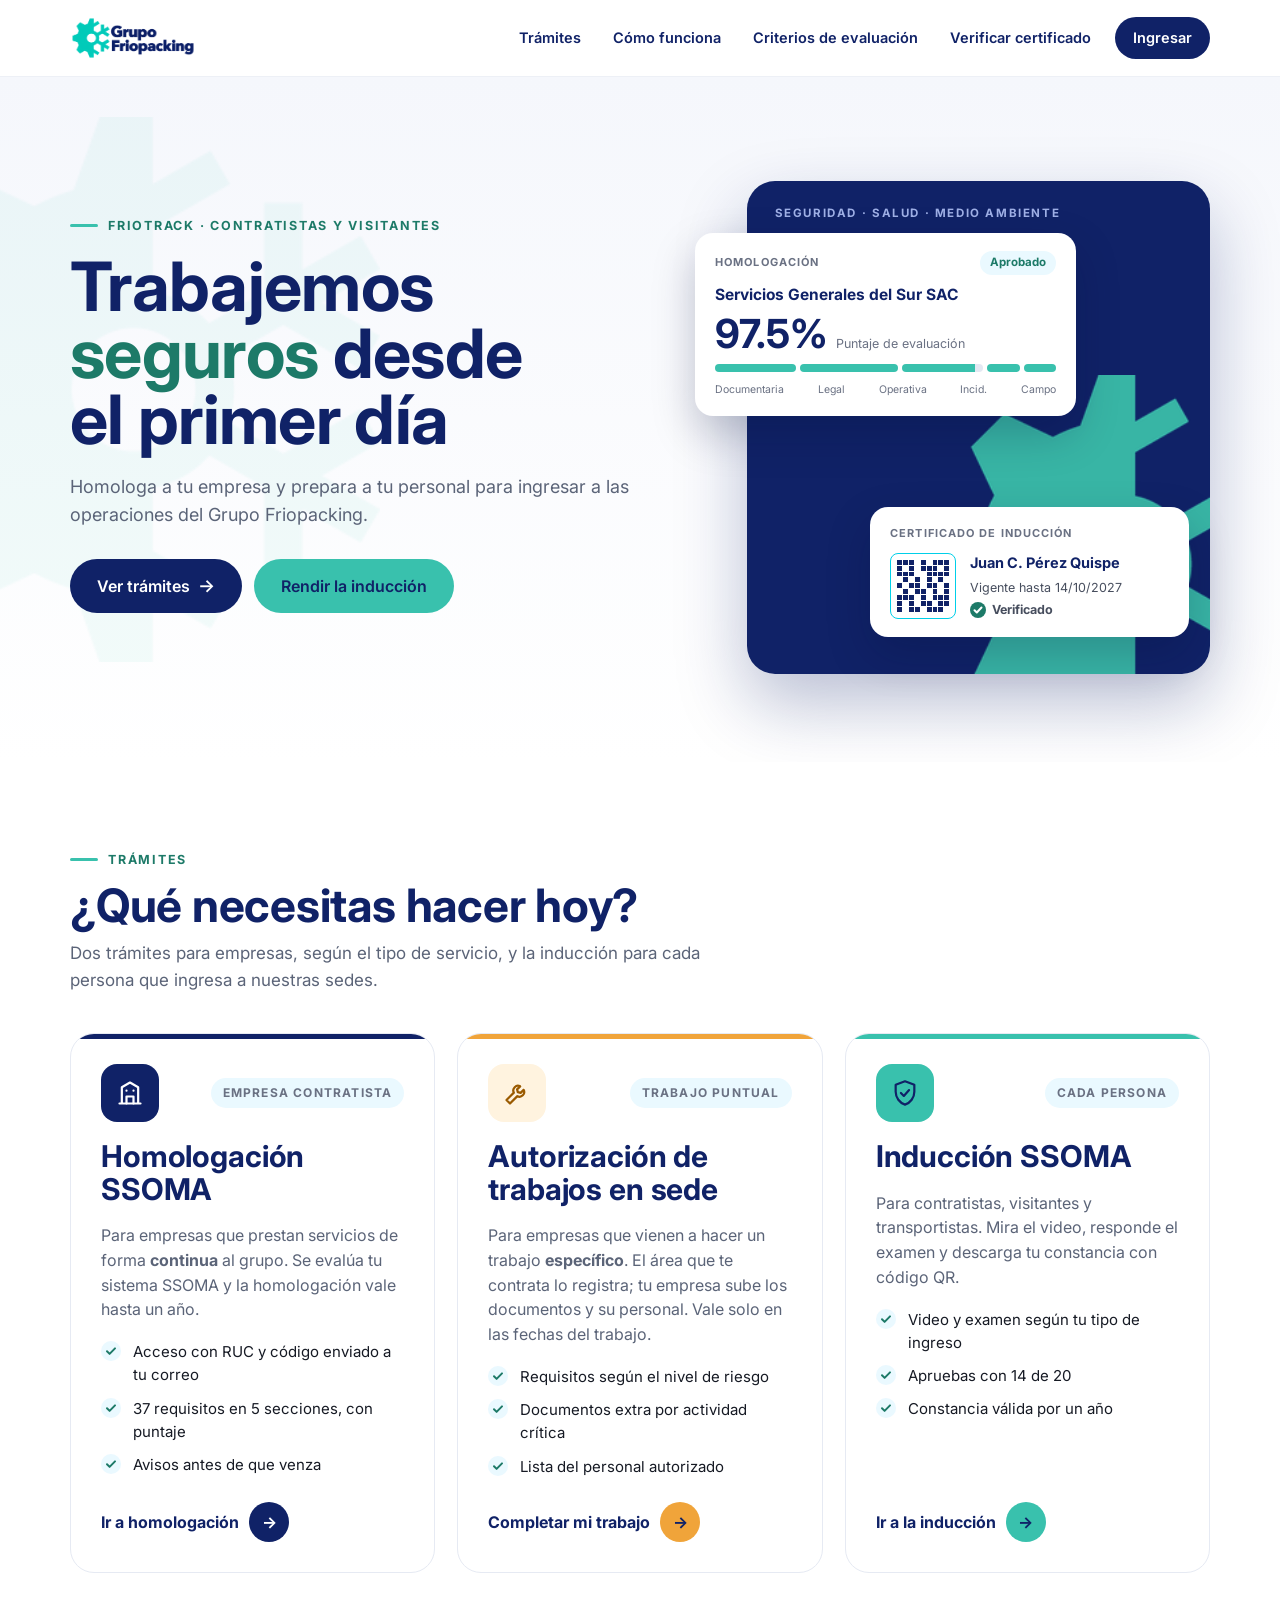
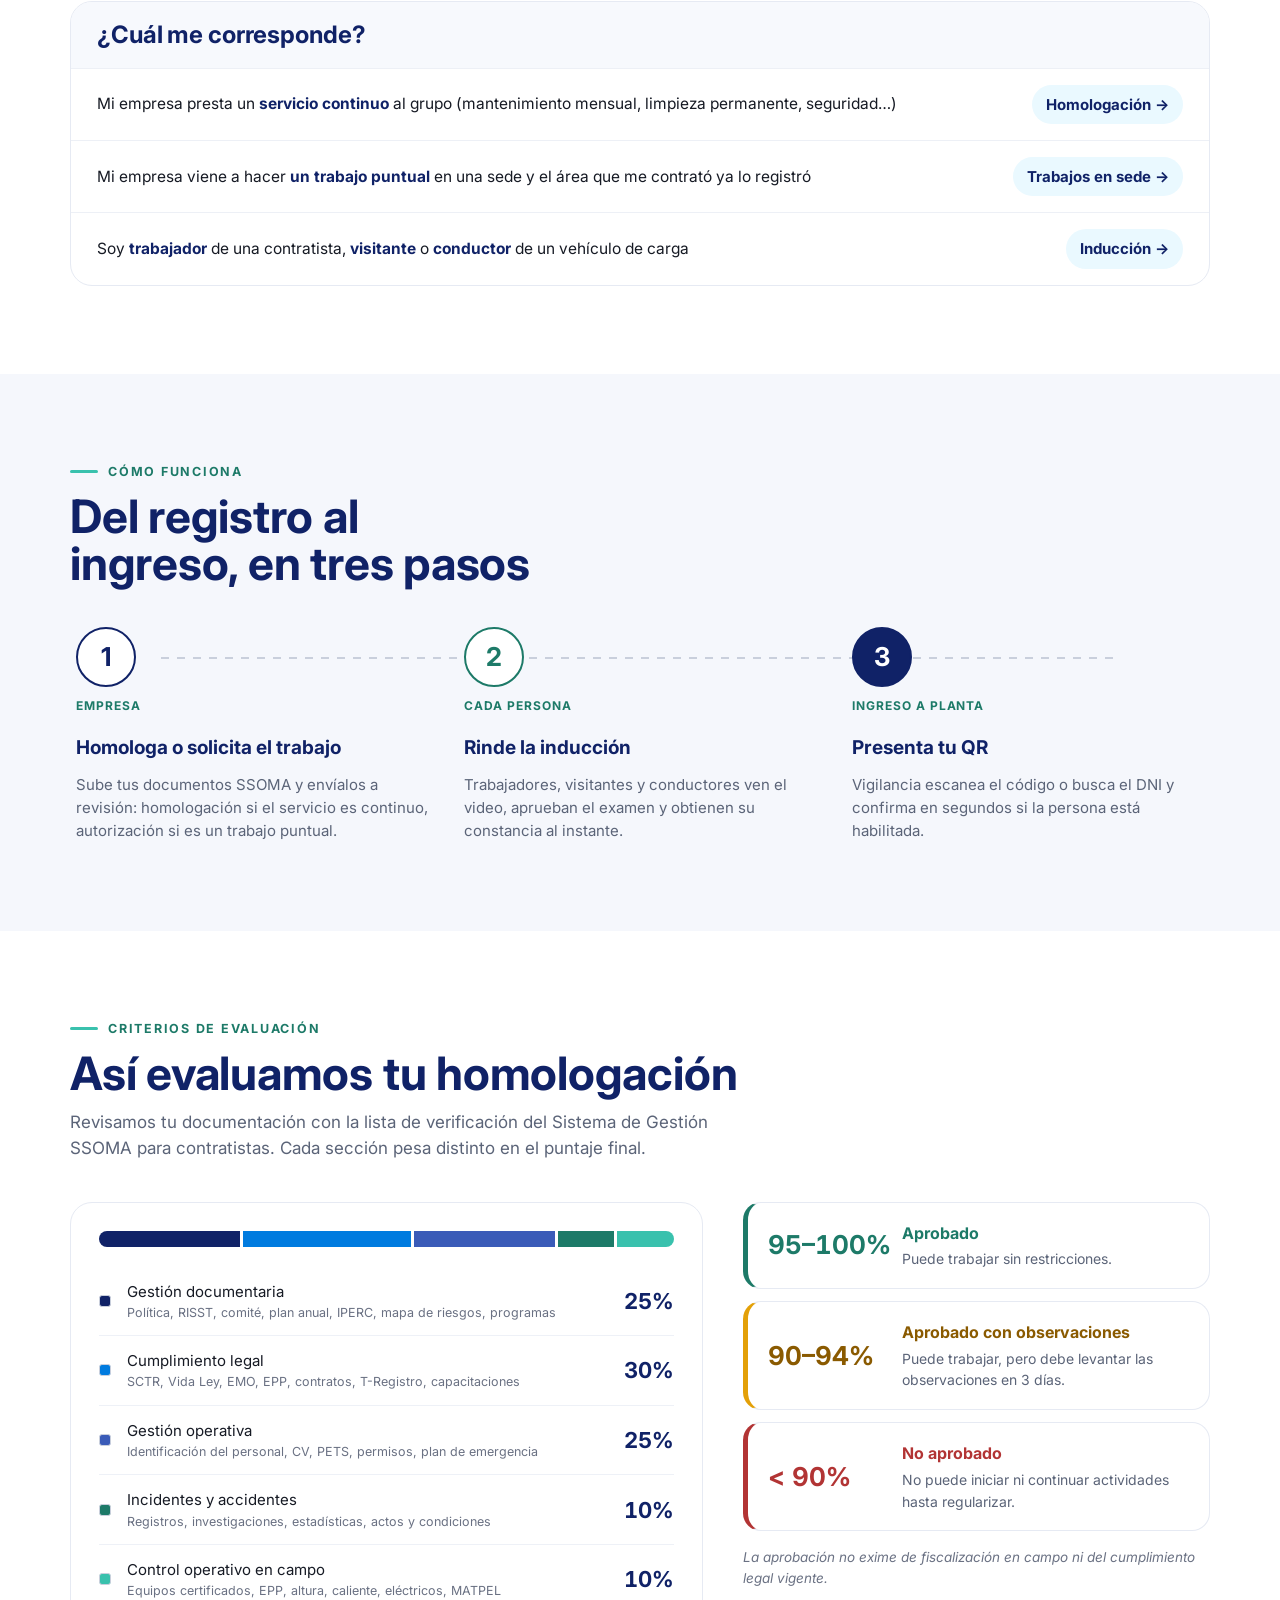
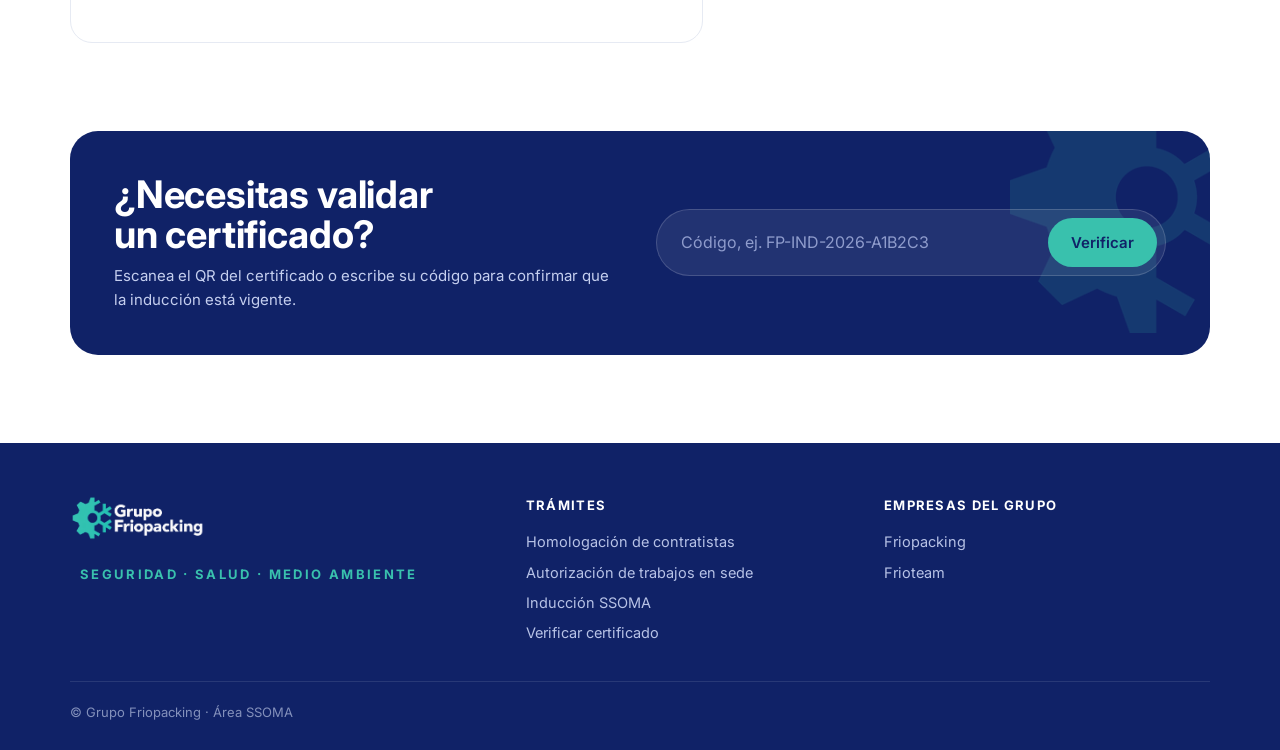
<file: index.html>
<!DOCTYPE html>
<html lang="es">
<head>
<meta charset="utf-8">
<meta name="viewport" content="width=device-width, initial-scale=1, viewport-fit=cover">
<title>Friotrack · Inicio</title>
<meta name="description" content="Friotrack del Grupo Friopacking: homologación de empresas contratistas e inducción de seguridad para su personal en Friopacking y Frioteam.">
<link rel="icon" href="assets/isotipo-teal.png">
<link rel="preconnect" href="https://fonts.googleapis.com">
<link rel="preconnect" href="https://fonts.gstatic.com" crossorigin>
<link href="https://fonts.googleapis.com/css2?family=Inter:wght@400;500;600;700;800&display=swap" rel="stylesheet">
<link rel="stylesheet" href="assets/styles.css">
<link rel="stylesheet" href="assets/sitio.css">
<style>
  /* Portal: cabecera blanca con el logo, hero con vista del producto, módulos, proceso, criterios y verificación */
  /* Hero */
  .hero2 { position: relative; overflow: hidden; background: linear-gradient(180deg, #f5f7fc 0%, #fff 100%) }
  .hero2::before { content: ""; position: absolute; left: -140px; top: 40px; width: 520px; height: 545px; background: url("assets/isotipo-teal.png") no-repeat center / contain; opacity: .06; pointer-events: none }
  .hero2 .container { position: relative; display: grid; grid-template-columns: 1.05fr .95fr; gap: 56px; align-items: center; padding-block: 72px 88px }
  @media (max-width: 960px) { .hero2 .container { grid-template-columns: 1fr; gap: 44px; padding-block: 48px 60px } }
  .hero2 h1 { font-family: var(--display); font-weight: 700; color: var(--navy); font-size: clamp(40px, 6.2vw, 68px); line-height: .98; letter-spacing: -.01em; margin: 18px 0 20px }
  .hero2 h1 em { font-style: normal; color: var(--teal-ink); position: relative; white-space: nowrap }
  .hero2 h1 em::after { content: ""; position: absolute; left: 0; right: 0; bottom: .06em; height: .14em; background: var(--teal); opacity: .35; border-radius: 4px; z-index: -1 }
  .lead { font-size: 18px; color: var(--ink-soft); max-width: 52ch }
  .hero-ctas { display: flex; gap: 12px; flex-wrap: wrap; margin-top: 30px }
  .hero-ctas .btn { min-height: 54px; padding: 14px 26px; font-size: 16px }
  /* Vista del producto */
  .showcase { position: relative; aspect-ratio: 1 / 1.02; max-width: 540px; width: 100%; justify-self: end }
  @media (max-width: 960px) { .showcase { justify-self: center; max-width: 480px } }
  .sc-bg { position: absolute; inset: 6% 0 0 10%; border-radius: 28px; background: linear-gradient(150deg, var(--navy) 0%, var(--navy-950) 100%); overflow: hidden; box-shadow: 0 30px 70px rgba(10, 30, 100, .28) }
  .sc-bg::after { content: ""; position: absolute; right: -18%; bottom: -16%; width: 78%; aspect-ratio: 270 / 283; background: url("assets/isotipo-teal.png") no-repeat center / contain; opacity: .9 }
  .sc-bg .sc-lbl { position: absolute; left: 28px; top: 24px; color: #9fb0e6; font-size: 11.5px; font-weight: 700; letter-spacing: .14em; text-transform: uppercase }
  .float { position: absolute; background: #fff; border-radius: 18px; box-shadow: 0 18px 44px rgba(5, 14, 54, .22); padding: 18px 20px; display: flex; flex-direction: column; gap: 10px }
  .f1 { left: 0; top: 16%; width: 74% }
  .f2 { right: 4%; bottom: 7%; width: 62% }
  .f-h { display: flex; justify-content: space-between; align-items: center; gap: 10px }
  .f-tag { font-size: 11px; font-weight: 700; letter-spacing: .1em; text-transform: uppercase; color: var(--fg-3) }
  .f-pill { font-size: 11.5px; font-weight: 700; padding: 3px 10px; border-radius: 999px; background: var(--ok-bg); color: var(--ok) }
  .f-name { font-weight: 700; color: var(--navy); font-size: 15.5px; line-height: 1.25 }
  .f-score { display: flex; align-items: baseline; gap: 8px }
  .f-score b { font-family: var(--display); font-size: 40px; line-height: 1; color: var(--navy) }
  .f-score span { font-size: 12.5px; color: var(--fg-3) }
  .f-bars { display: grid; grid-template-columns: 25fr 30fr 25fr 10fr 10fr; gap: 4px }
  .f-bars i { height: 8px; border-radius: 4px; background: var(--teal) }
  .f-bars i:nth-child(3) { background: linear-gradient(90deg, var(--teal) 90%, #e3e8f2 90%) }
  .f-legend { display: flex; justify-content: space-between; font-size: 10.5px; color: var(--fg-3) }
  .f2 .row { display: flex; gap: 14px; align-items: center }
  .qr { flex: none; width: 66px; height: 66px; border-radius: 8px; padding: 6px; background: #fff; border: 1px solid var(--line); display: grid; grid-template-columns: repeat(9, 1fr); gap: 1px }
  .qr i { background: var(--navy) } .qr i.o { background: transparent }
  .f2 .who { display: flex; flex-direction: column; gap: 3px; min-width: 0 }
  .f2 .who b { color: var(--navy); font-size: 14.5px }
  .f2 .who span { font-size: 12.5px; color: var(--fg-2) }
  .f2 .ok { display: inline-flex; align-items: center; gap: 6px; font-size: 12.5px; font-weight: 700; color: var(--ok) }
  .f2 .ok::before { content: ""; width: 16px; height: 16px; border-radius: 50%; background: var(--ok) url("data:image/svg+xml,%3Csvg xmlns='http://www.w3.org/2000/svg' viewBox='0 0 16 16'%3E%3Cpath d='M4.5 8.2l2.3 2.3 4.7-5' fill='none' stroke='white' stroke-width='2' stroke-linecap='round' stroke-linejoin='round'/%3E%3C/svg%3E") center / 100% no-repeat }

  @media (max-width: 560px) {
    .showcase { aspect-ratio: auto; display: flex; flex-direction: column; gap: 14px; padding: 56px 16px 18px; border-radius: 24px; overflow: hidden }
    .sc-bg { inset: 0 }
    .float { position: relative; inset: auto; width: 100% !important }
        .hero-ctas .btn { width: 100% }
  }
  /* Secciones */
  .sec2 { padding-block: 88px }
  .sec2.alt { background: #f5f7fc }
  .sec-head { display: flex; flex-direction: column; gap: 12px; max-width: 680px; margin-bottom: 40px }
  .sec-head h2 { font-family: var(--display); font-size: clamp(32px, 4.4vw, 46px); color: var(--navy); line-height: 1.02 }
  .sec-head p { color: var(--ink-soft); font-size: 17px }

  /* Módulos */
  .mods2 { display: grid; grid-template-columns: repeat(3, 1fr); gap: 22px }
  @media (max-width: 1080px) { .mods2 { grid-template-columns: 1fr 1fr } .mods2 .m.t { grid-column: 1 / -1 } }
  @media (max-width: 760px) { .mods2 { grid-template-columns: 1fr } }
  .mods2 .m { padding: 30px }
  .mods2 .m h3 { font-size: 30px }
  .m.w::before { background: #f0a43a }
  .m.w .m-ic { background: #fff3df; color: #9a5a00 }
  .m.w .m-go span { background: #f0a43a; color: var(--navy) }
  /* ¿Cuál me corresponde? */
  .cual2 { margin-top: 28px; border: 1px solid #e6eaf3; border-radius: 22px; background: #fff; overflow: hidden }
  .cual2 h3 { font-family: var(--display); font-size: 24px; color: var(--navy); padding: 20px 26px; border-bottom: 1px solid #edf0f6; background: #f7f9fd }
  .cual2 ul { list-style: none; margin: 0; padding: 0 }
  .cual2 li { display: grid; grid-template-columns: minmax(0, 1fr) auto; gap: 8px 20px; align-items: center; padding: 16px 26px; border-top: 1px solid #edf0f6 }
  .cual2 li:first-child { border-top: 0 }
  .cual2 li span { color: var(--fg); font-size: 15.5px } .cual2 li span b { color: var(--navy) }
  .cual2 li a { font-weight: 700; color: var(--navy); text-decoration: none; white-space: nowrap; padding: 8px 14px; border-radius: 999px; background: var(--soft) }
  .cual2 li a:hover { background: var(--teal-100) }
  @media (max-width: 640px) { .cual2 li { grid-template-columns: 1fr; padding: 16px 20px } .cual2 li a { justify-self: start } }
  .m { position: relative; display: flex; flex-direction: column; gap: 18px; padding: 34px; border-radius: 24px; background: #fff; border: 1px solid #e6eaf3; text-decoration: none; color: inherit; transition: transform .2s, box-shadow .2s, border-color .2s; overflow: hidden }
  .m:hover { transform: translateY(-3px); box-shadow: 0 24px 50px rgba(10, 30, 100, .12); border-color: transparent }
  .m::before { content: ""; position: absolute; inset: 0 0 auto 0; height: 5px; background: var(--navy) }
  .m.t::before { background: var(--teal) }
  .m-top { display: flex; align-items: center; justify-content: space-between; gap: 12px }
  .m-ic { width: 58px; height: 58px; border-radius: 16px; display: grid; place-items: center; background: var(--navy); color: #fff }
  .m.t .m-ic { background: var(--teal); color: var(--navy) }
  .m-aud { font-size: 12px; font-weight: 700; letter-spacing: .1em; text-transform: uppercase; color: var(--fg-3); background: var(--soft); padding: 6px 12px; border-radius: 999px }
  .m h3 { font-family: var(--display); font-size: 34px; color: var(--navy) }
  .m p { color: var(--ink-soft); font-size: 16px }
  .m ul { list-style: none; margin: 0; padding: 0; display: flex; flex-direction: column; gap: 10px }
  .m li { display: flex; gap: 12px; align-items: flex-start; font-size: 15px; color: var(--fg) }
  .m li::before { content: ""; flex: none; width: 20px; height: 20px; margin-top: 1px; border-radius: 50%; background: var(--teal-100) url("data:image/svg+xml,%3Csvg xmlns='http://www.w3.org/2000/svg' viewBox='0 0 20 20'%3E%3Cpath d='M6 10.3l2.6 2.6L14 7.4' fill='none' stroke='%231d7a68' stroke-width='2' stroke-linecap='round' stroke-linejoin='round'/%3E%3C/svg%3E") center / 100% no-repeat }
  .m-go { margin-top: auto; padding-top: 6px; display: inline-flex; align-items: center; gap: 10px; font-weight: 700; color: var(--navy); font-size: 16px }
  .m-go span { display: grid; place-items: center; width: 40px; height: 40px; border-radius: 50%; background: var(--navy); color: #fff; transition: transform .2s }
  .m.t .m-go span { background: var(--teal); color: var(--navy) }
  .m:hover .m-go span { transform: translateX(4px) }

  /* Proceso */
  .steps3 { list-style: none; margin: 0; padding: 0; display: grid; grid-template-columns: repeat(3, 1fr); gap: 24px; counter-reset: s; position: relative }
  .steps3::before { content: ""; position: absolute; left: 8%; right: 8%; top: 30px; height: 2px; background: repeating-linear-gradient(90deg, var(--line-2) 0 8px, transparent 8px 16px) }
  @media (max-width: 860px) { .steps3 { grid-template-columns: 1fr } .steps3::before { display: none } }
  .steps3 li { position: relative; display: flex; flex-direction: column; gap: 10px; padding: 0 6px }
  .steps3 .n { width: 60px; height: 60px; border-radius: 50%; display: grid; place-items: center; background: #fff; border: 2px solid var(--navy); color: var(--navy); font-family: var(--display); font-size: 26px; font-weight: 700; position: relative; z-index: 1 }
  .steps3 li:nth-child(2) .n { border-color: var(--teal-ink); color: var(--teal-ink) }
  .steps3 li:nth-child(3) .n { background: var(--navy); color: #fff }
  .steps3 h4 { margin: 8px 0 0; font-size: 19px; color: var(--navy) }
  .steps3 p { color: var(--ink-soft); font-size: 15px }
  .steps3 .who { font-size: 12px; font-weight: 700; letter-spacing: .08em; text-transform: uppercase; color: var(--teal-ink) }

  /* Criterios */
  .crit { display: grid; grid-template-columns: 1.15fr .85fr; gap: 40px; align-items: start }
  @media (max-width: 960px) { .crit { grid-template-columns: 1fr } }
  .weights { background: #fff; border: 1px solid #e6eaf3; border-radius: 22px; padding: 28px; display: flex; flex-direction: column; gap: 20px }
  .wbar { display: grid; grid-template-columns: 25fr 30fr 25fr 10fr 10fr; height: 16px; border-radius: 10px; overflow: hidden; gap: 3px }
  .wbar i:nth-child(1) { background: var(--navy) } .wbar i:nth-child(2) { background: var(--navy-700) } .wbar i:nth-child(3) { background: #3a5bb8 }
  .wbar i:nth-child(4) { background: var(--teal-ink) } .wbar i:nth-child(5) { background: var(--teal) }
  .wlist { list-style: none; margin: 0; padding: 0; display: flex; flex-direction: column }
  .wlist li { display: grid; grid-template-columns: 14px 1fr auto; gap: 14px; align-items: center; padding: 13px 0; border-top: 1px solid #eef1f7; font-size: 15px }
  .wlist li:first-child { border-top: 0 }
  .wlist .dot { width: 12px; height: 12px; border-radius: 3px }
  .wlist b { font-family: var(--display); font-size: 22px; color: var(--navy); font-variant-numeric: tabular-nums }
  .wlist small { display: block; color: var(--fg-3); font-size: 12.5px }
  .scale { display: flex; flex-direction: column; gap: 12px }
  .sc { display: grid; grid-template-columns: 118px 1fr; gap: 16px; align-items: center; padding: 18px 20px; border-radius: 18px; background: #fff; border: 1px solid #e6eaf3 }
  .sc b { font-family: var(--display); font-size: 26px; line-height: 1; font-variant-numeric: tabular-nums; white-space: nowrap }
  .sc h5 { margin: 0 0 3px; font-size: 16px } .sc p { color: var(--ink-soft); font-size: 14px }
  .sc.a b, .sc.a h5 { color: var(--ok) } .sc.o b, .sc.o h5 { color: var(--warn) } .sc.n b, .sc.n h5 { color: var(--bad) }
  .sc.a { border-left: 5px solid var(--ok) } .sc.o { border-left: 5px solid var(--warn-mark) } .sc.n { border-left: 5px solid var(--bad) }
  .note { font-size: 13.5px; color: var(--fg-3); font-style: italic; margin-top: 4px }

  /* Verificación */
  .verify2 { background: linear-gradient(120deg, var(--navy) 0%, var(--navy-950) 100%); color: #fff; border-radius: 28px; padding: 44px; display: grid; grid-template-columns: 1fr 1fr; gap: 32px; align-items: center; position: relative; overflow: hidden }
  .verify2::after { content: ""; position: absolute; right: -60px; top: -70px; width: 260px; aspect-ratio: 270 / 283; background: url("assets/isotipo-teal.png") no-repeat center / contain; opacity: .14 }
  @media (max-width: 860px) { .verify2 { grid-template-columns: 1fr; padding: 30px 24px } }
  .verify2 h2 { font-family: var(--display); font-size: clamp(28px, 3.6vw, 38px); line-height: 1.05 }
  .verify2 p { color: #c5cfef; margin-top: 10px }
  .vform { position: relative; z-index: 1; display: flex; gap: 10px; flex-wrap: wrap; background: rgba(255, 255, 255, .08); border: 1px solid rgba(255, 255, 255, .16); padding: 8px; border-radius: 999px }
  .vform input { flex: 1 1 200px; min-width: 0; background: transparent; border: 0; color: #fff; padding: 12px 16px; font-size: 16px; letter-spacing: .04em; text-transform: uppercase; outline: none }
  .vform input::placeholder { color: #8f9ccc; text-transform: none; letter-spacing: 0 }
  .vform .btn { min-height: 48px }
  @media (max-width: 480px) { .vform { border-radius: 18px } .vform .btn { width: 100% } }

  .site-f { margin-top: 88px }
  @media (prefers-reduced-motion: reduce) { .m, .m-go span { transition: none } }
</style>
</head>
<body class="sitio">
<header class="site-h">
  <div class="container">
    <a class="logo" href="./" aria-label="Grupo Friopacking · Inicio"><img src="assets/logo-friopacking-color.png" alt="Grupo Friopacking"></a>
    <nav class="site-nav" aria-label="Principal">
      <a href="#modulos">Trámites</a>
      <a href="#proceso">Cómo funciona</a>
      <a href="#criterios">Criterios de evaluación</a>
      <a href="verificar/">Verificar certificado</a>
      <a class="cta" href="homologacion/">Ingresar</a>
    </nav>
  </div>
</header>

<main>
  <section class="hero2">
    <div class="container">
      <div>
        <span class="kicker">Friotrack · Contratistas y visitantes</span>
        <h1>Trabajemos <em>seguros</em> desde el primer día</h1>
        <p class="lead">Homologa a tu empresa y prepara a tu personal para ingresar a las operaciones del Grupo Friopacking.</p>
        <div class="hero-ctas">
          <a class="btn btn-navy" href="#modulos">Ver trámites <span class="arrow">→</span></a>
          <a class="btn btn-primary" href="induccion/">Rendir la inducción</a>
        </div>
      </div>

      <div class="showcase" aria-hidden="true">
        <div class="sc-bg"><span class="sc-lbl">Seguridad · Salud · Medio ambiente</span></div>
        <div class="float f1">
          <div class="f-h"><span class="f-tag">Homologación</span><span class="f-pill">Aprobado</span></div>
          <span class="f-name">Servicios Generales del Sur SAC</span>
          <div class="f-score"><b>97.5%</b><span>Puntaje de evaluación</span></div>
          <div class="f-bars"><i></i><i></i><i></i><i></i><i></i></div>
          <div class="f-legend"><span>Documentaria</span><span>Legal</span><span>Operativa</span><span>Incid.</span><span>Campo</span></div>
        </div>
        <div class="float f2">
          <div class="f-h"><span class="f-tag">Certificado de inducción</span></div>
          <div class="row">
            <span class="qr"><i></i><i></i><i></i><i class="o"></i><i></i><i class="o"></i><i></i><i></i><i></i><i></i><i class="o"></i><i></i><i class="o"></i><i></i><i></i><i></i><i class="o"></i><i></i><i></i><i></i><i></i><i class="o"></i><i class="o"></i><i></i><i></i><i></i><i></i><i class="o"></i><i></i><i class="o"></i><i></i><i class="o"></i><i></i><i class="o"></i><i></i><i class="o"></i><i></i><i class="o"></i><i></i><i></i><i class="o"></i><i></i><i></i><i class="o"></i><i></i><i class="o"></i><i></i><i class="o"></i><i></i><i></i><i class="o"></i><i></i><i class="o"></i><i></i><i></i><i></i><i></i><i class="o"></i><i></i><i class="o"></i><i></i><i></i><i></i><i></i><i class="o"></i><i></i><i class="o"></i><i></i><i></i><i class="o"></i><i></i><i></i><i></i><i class="o"></i><i></i><i></i><i class="o"></i><i></i><i></i><i></i></span>
            <div class="who"><b>Juan C. Pérez Quispe</b><span>Vigente hasta 14/10/2027</span><span class="ok">Verificado</span></div>
          </div>
        </div>
      </div>
    </div>
  </section>

  <section class="sec2" id="modulos">
    <div class="container">
      <div class="sec-head"><span class="kicker">Trámites</span><h2>¿Qué necesitas hacer hoy?</h2><p>Dos trámites para empresas, según el tipo de servicio, y la inducción para cada persona que ingresa a nuestras sedes.</p></div>
      <div class="mods2">
        <a class="m" href="homologacion/">
          <div class="m-top"><span class="m-ic"><svg width="28" height="28" viewBox="0 0 24 24" fill="none" stroke="currentColor" stroke-width="1.9" stroke-linecap="round" stroke-linejoin="round" aria-hidden="true"><path d="M3 21h18M5 21V7l7-4 7 4v14"/><path d="M9 21v-6h6v6M9 10h.01M15 10h.01"/></svg></span><span class="m-aud">Empresa contratista</span></div>
          <h3>Homologación SSOMA</h3>
          <p>Para empresas que prestan servicios de forma <b>continua</b> al grupo. Se evalúa tu sistema SSOMA y la homologación vale hasta un año.</p>
          <ul><li>Acceso con RUC y código enviado a tu correo</li><li>37 requisitos en 5 secciones, con puntaje</li><li>Avisos antes de que venza</li></ul>
          <span class="m-go">Ir a homologación <span>→</span></span>
        </a>
        <a class="m w" href="autorizacion/">
          <div class="m-top"><span class="m-ic"><svg width="28" height="28" viewBox="0 0 24 24" fill="none" stroke="currentColor" stroke-width="1.9" stroke-linecap="round" stroke-linejoin="round" aria-hidden="true"><path d="M14.7 6.3a4 4 0 0 0-5.4 5.4L3 18l3 3 6.3-6.3a4 4 0 0 0 5.4-5.4l-2.6 2.6-2.4-.6-.6-2.4z"/></svg></span><span class="m-aud">Trabajo puntual</span></div>
          <h3>Autorización de trabajos en sede</h3>
          <p>Para empresas que vienen a hacer un trabajo <b>específico</b>. El área que te contrata lo registra; tu empresa sube los documentos y su personal. Vale solo en las fechas del trabajo.</p>
          <ul><li>Requisitos según el nivel de riesgo</li><li>Documentos extra por actividad crítica</li><li>Lista del personal autorizado</li></ul>
          <span class="m-go">Completar mi trabajo <span>→</span></span>
        </a>
        <a class="m t" href="induccion/">
          <div class="m-top"><span class="m-ic"><svg width="28" height="28" viewBox="0 0 24 24" fill="none" stroke="currentColor" stroke-width="1.9" stroke-linecap="round" stroke-linejoin="round" aria-hidden="true"><path d="M12 2l8 3v6c0 5-3.4 9.4-8 11-4.6-1.6-8-6-8-11V5z"/><path d="M8.5 12l2.5 2.5 4.5-5"/></svg></span><span class="m-aud">Cada persona</span></div>
          <h3>Inducción SSOMA</h3>
          <p>Para contratistas, visitantes y transportistas. Mira el video, responde el examen y descarga tu constancia con código QR.</p>
          <ul><li>Video y examen según tu tipo de ingreso</li><li>Apruebas con 14 de 20</li><li>Constancia válida por un año</li></ul>
          <span class="m-go">Ir a la inducción <span>→</span></span>
        </a>
      </div>
      <div class="cual2">
        <h3>¿Cuál me corresponde?</h3>
        <ul>
          <li><span>Mi empresa presta un <b>servicio continuo</b> al grupo (mantenimiento mensual, limpieza permanente, seguridad…)</span><a href="homologacion/">Homologación →</a></li>
          <li><span>Mi empresa viene a hacer <b>un trabajo puntual</b> en una sede y el área que me contrató ya lo registró</span><a href="autorizacion/">Trabajos en sede →</a></li>
          <li><span>Soy <b>trabajador</b> de una contratista, <b>visitante</b> o <b>conductor</b> de un vehículo de carga</span><a href="induccion/">Inducción →</a></li>
        </ul>
      </div>
    </div>
  </section>

  <section class="sec2 alt" id="proceso">
    <div class="container">
      <div class="sec-head"><span class="kicker">Cómo funciona</span><h2>Del registro al ingreso, en tres pasos</h2></div>
      <ol class="steps3">
        <li><span class="n">1</span><span class="who">Empresa</span><h4>Homologa o solicita el trabajo</h4><p>Sube tus documentos SSOMA y envíalos a revisión: homologación si el servicio es continuo, autorización si es un trabajo puntual.</p></li>
        <li><span class="n">2</span><span class="who">Cada persona</span><h4>Rinde la inducción</h4><p>Trabajadores, visitantes y conductores ven el video, aprueban el examen y obtienen su constancia al instante.</p></li>
        <li><span class="n">3</span><span class="who">Ingreso a planta</span><h4>Presenta tu QR</h4><p>Vigilancia escanea el código o busca el DNI y confirma en segundos si la persona está habilitada.</p></li>
      </ol>
    </div>
  </section>

  <section class="sec2" id="criterios">
    <div class="container">
      <div class="sec-head"><span class="kicker">Criterios de evaluación</span><h2>Así evaluamos tu homologación</h2><p>Revisamos tu documentación con la lista de verificación del Sistema de Gestión SSOMA para contratistas. Cada sección pesa distinto en el puntaje final.</p></div>
      <div class="crit">
        <div class="weights">
          <div class="wbar" aria-hidden="true"><i></i><i></i><i></i><i></i><i></i></div>
          <ul class="wlist">
            <li><span class="dot" style="background:var(--navy)"></span><span>Gestión documentaria<small>Política, RISST, comité, plan anual, IPERC, mapa de riesgos, programas</small></span><b>25%</b></li>
            <li><span class="dot" style="background:var(--navy-700)"></span><span>Cumplimiento legal<small>SCTR, Vida Ley, EMO, EPP, contratos, T-Registro, capacitaciones</small></span><b>30%</b></li>
            <li><span class="dot" style="background:#3a5bb8"></span><span>Gestión operativa<small>Identificación del personal, CV, PETS, permisos, plan de emergencia</small></span><b>25%</b></li>
            <li><span class="dot" style="background:var(--teal-ink)"></span><span>Incidentes y accidentes<small>Registros, investigaciones, estadísticas, actos y condiciones</small></span><b>10%</b></li>
            <li><span class="dot" style="background:var(--teal)"></span><span>Control operativo en campo<small>Equipos certificados, EPP, altura, caliente, eléctricos, MATPEL</small></span><b>10%</b></li>
          </ul>
        </div>
        <div class="scale">
          <div class="sc a"><b>95–100%</b><div><h5>Aprobado</h5><p>Puede trabajar sin restricciones.</p></div></div>
          <div class="sc o"><b>90–94%</b><div><h5>Aprobado con observaciones</h5><p>Puede trabajar, pero debe levantar las observaciones en 3 días.</p></div></div>
          <div class="sc n"><b>&lt; 90%</b><div><h5>No aprobado</h5><p>No puede iniciar ni continuar actividades hasta regularizar.</p></div></div>
          <p class="note">La aprobación no exime de fiscalización en campo ni del cumplimiento legal vigente.</p>
        </div>
      </div>
    </div>
  </section>

  <section class="container" aria-labelledby="v-t">
    <div class="verify2">
      <div><h2 id="v-t">¿Necesitas validar un certificado?</h2><p>Escanea el QR del certificado o escribe su código para confirmar que la inducción está vigente.</p></div>
      <form class="vform" id="vform" action="verificar/">
        <input id="vcod" name="c" placeholder="Código, ej. FP-IND-2026-A1B2C3" aria-label="Código del certificado" autocomplete="off">
        <button class="btn btn-primary" type="submit">Verificar</button>
      </form>
    </div>
  </section>
</main>

<footer class="site-f">
  <div class="container">
    <div><img src="assets/logo-friopacking-blanco.png" alt="Grupo Friopacking"><div class="tag">Seguridad · Salud · Medio ambiente</div></div>
    <div><h6>Trámites</h6><a href="homologacion/">Homologación de contratistas</a><a href="autorizacion/">Autorización de trabajos en sede</a><a href="induccion/">Inducción SSOMA</a><a href="verificar/">Verificar certificado</a></div>
    <div><h6>Empresas del grupo</h6><a href="induccion/?empresa=friopacking">Friopacking</a><a href="induccion/?empresa=frioteam">Frioteam</a></div>
    <div class="legal">© Grupo Friopacking · Área SSOMA</div>
  </div>
</footer>
<script>
  document.getElementById("vform").addEventListener("submit", function (e) {
    e.preventDefault();
    var c = document.getElementById("vcod").value.trim().toUpperCase();
    var a = document.createElement("a"); a.href = "verificar/" + (c ? "?c=" + encodeURIComponent(c) : ""); document.body.appendChild(a); a.click(); a.remove();
  });
</script>
</body>
</html>
</file>
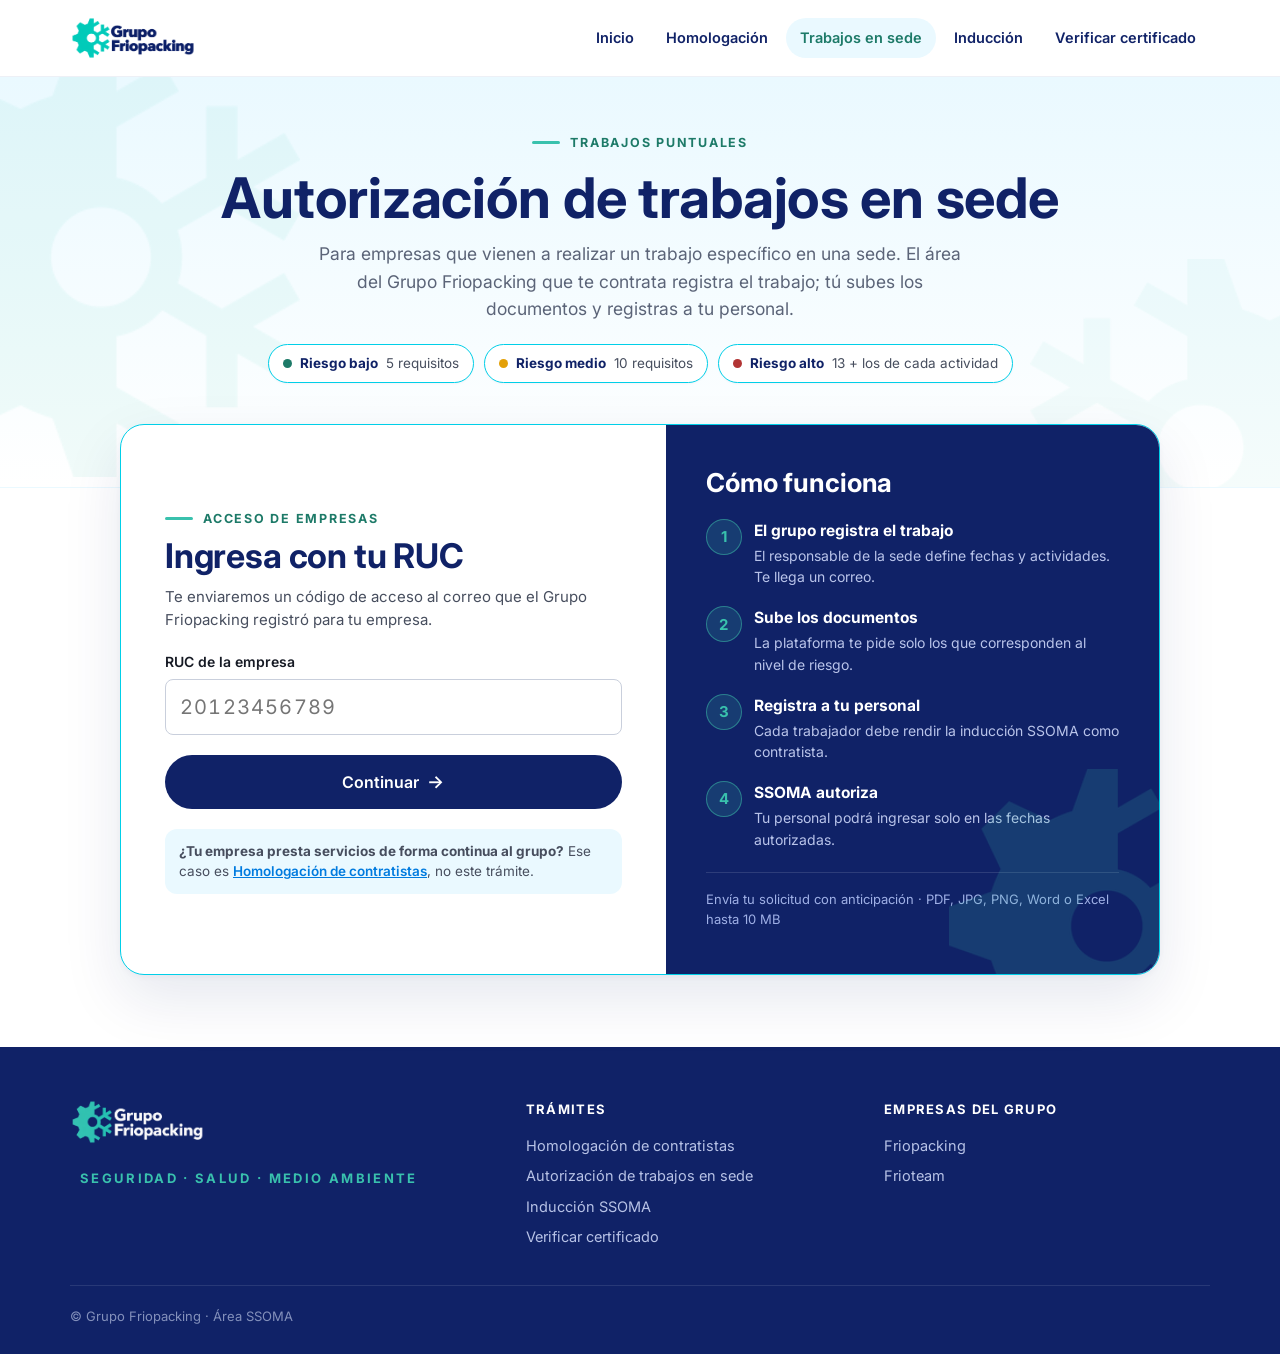
<file: autorizacion/index.html>
<!DOCTYPE html>
<html lang="es">
<head>
<meta charset="utf-8">
<meta name="viewport" content="width=device-width, initial-scale=1, viewport-fit=cover">
<title>Friotrack · Autorización de trabajos en sede</title>
<meta name="description" content="Autorización SSOMA para trabajos puntuales en las sedes del Grupo Friopacking.">
<meta name="robots" content="noindex">
<link rel="icon" href="../assets/isotipo-teal.png">
<link rel="preconnect" href="https://fonts.googleapis.com">
<link rel="preconnect" href="https://fonts.gstatic.com" crossorigin>
<link href="https://fonts.googleapis.com/css2?family=Inter:wght@400;500;600;700;800&display=swap" rel="stylesheet">
<link rel="stylesheet" href="../assets/styles.css">
<link rel="stylesheet" href="../assets/sitio.css">
<link rel="stylesheet" href="../assets/homologacion.css">
</head>
<body class="sitio">
<header class="site-h">
  <div class="container">
    <a class="logo" href="../" aria-label="Grupo Friopacking · Inicio"><img src="../assets/logo-friopacking-color.png" alt="Grupo Friopacking"></a>
    <nav class="site-nav" aria-label="Principal"><a href="../">Inicio</a><a href="../homologacion/">Homologación</a><a href="../autorizacion/" aria-current="page">Trabajos en sede</a><a href="../induccion/">Inducción</a><a href="../verificar/">Verificar certificado</a><div class="site-user" id="top-user" hidden><span id="top-razon"></span><button id="salir" type="button">Salir</button></div></nav>
  </div>
</header>

<section class="page-hero">
  <div class="container narrow">
    <span class="kicker">Trabajos puntuales</span>
    <h1>Autorización de trabajos en sede</h1>
    <p class="lead">Para empresas que vienen a realizar un trabajo específico en una sede. El área del Grupo Friopacking que te contrata registra el trabajo; tú subes los documentos y registras a tu personal.</p>
    <div class="pills"><span class="pill p-ok"><i></i><b>Riesgo bajo</b> 5 requisitos</span><span class="pill p-obs"><i></i><b>Riesgo medio</b> 10 requisitos</span><span class="pill p-no"><i></i><b>Riesgo alto</b> 13 + los de cada actividad</span></div>
  </div>
</section>

<main class="container mid zona">
  <!-- Ingreso -->
  <div class="card login-split" id="v-ingreso">
    <form class="pane" id="f-ruc" novalidate>
      <div class="pane-head"><span class="kicker">Acceso de empresas</span><h2>Ingresa con tu RUC</h2><p>Te enviaremos un código de acceso al correo que el Grupo Friopacking registró para tu empresa.</p></div>
      <div class="field"><label for="ruc">RUC de la empresa</label><input class="inp inp-lg" id="ruc" inputmode="numeric" maxlength="11" autocomplete="off" placeholder="20123456789"></div>
      <div class="err" id="ruc-err" role="alert" hidden></div>
      <button class="btn btn-navy btn-block" id="ruc-go" type="submit">Continuar <span class="arrow">→</span></button>
      <div class="cual"><b>¿Tu empresa presta servicios de forma continua al grupo?</b> Ese caso es <a href="../homologacion/">Homologación de contratistas</a>, no este trámite.</div>
    </form>
    <aside class="login-aside">
      <h3>Cómo funciona</h3>
      <ol class="mini-steps">
        <li><b>El grupo registra el trabajo</b><span>El responsable de la sede define fechas y actividades. Te llega un correo.</span></li>
        <li><b>Sube los documentos</b><span>La plataforma te pide solo los que corresponden al nivel de riesgo.</span></li>
        <li><b>Registra a tu personal</b><span>Cada trabajador debe rendir la inducción SSOMA como contratista.</span></li>
        <li><b>SSOMA autoriza</b><span>Tu personal podrá ingresar solo en las fechas autorizadas.</span></li>
      </ol>
      <p class="aside-note">Envía tu solicitud con anticipación · PDF, JPG, PNG, Word o Excel hasta 10 MB</p>
    </aside>
  </div>

  <!-- Código -->
  <div class="card w-cod" id="v-codigo" hidden>
    <form class="pane" id="f-cod" novalidate>
      <div class="pane-head"><h2>Revisa tu correo</h2><p id="cod-msg">Enviamos un código de 6 dígitos a tu correo.</p></div>
      <div class="field"><label for="cod">Código de acceso</label><input class="inp code-inp" id="cod" inputmode="numeric" maxlength="6" autocomplete="one-time-code"></div>
      <div class="err" id="cod-err" role="alert" hidden></div>
      <div class="actions between"><button class="btn btn-ghost" id="cod-back" type="button">← Cambiar RUC</button>
        <div class="actions"><button class="linkbtn" id="cod-re" type="button">Reenviar código</button><button class="btn btn-navy" id="cod-go" type="submit">Ingresar</button></div></div>
    </form>
  </div>

  <!-- Mis solicitudes -->
  <div id="v-lista" class="stack" hidden></div>
  <!-- Detalle -->
  <div id="v-sol" class="stack" hidden></div>
</main>
<footer class="site-f">
  <div class="container">
    <div><img src="../assets/logo-friopacking-blanco.png" alt="Grupo Friopacking"><div class="tag">Seguridad · Salud · Medio ambiente</div></div>
    <div><h6>Trámites</h6><a href="../homologacion/">Homologación de contratistas</a><a href="../autorizacion/">Autorización de trabajos en sede</a><a href="../induccion/">Inducción SSOMA</a><a href="../verificar/">Verificar certificado</a></div>
    <div><h6>Empresas del grupo</h6><a href="../induccion/?empresa=friopacking">Friopacking</a><a href="../induccion/?empresa=frioteam">Frioteam</a></div>
    <div class="legal">© Grupo Friopacking · Área SSOMA</div>
  </div>
</footer>
<div class="toast" id="toast" role="status" hidden></div>

<script src="../assets/config.js"></script>
<script src="../assets/api.js"></script>
<script src="../assets/autorizacion.js"></script>
</body>
</html>
</file>
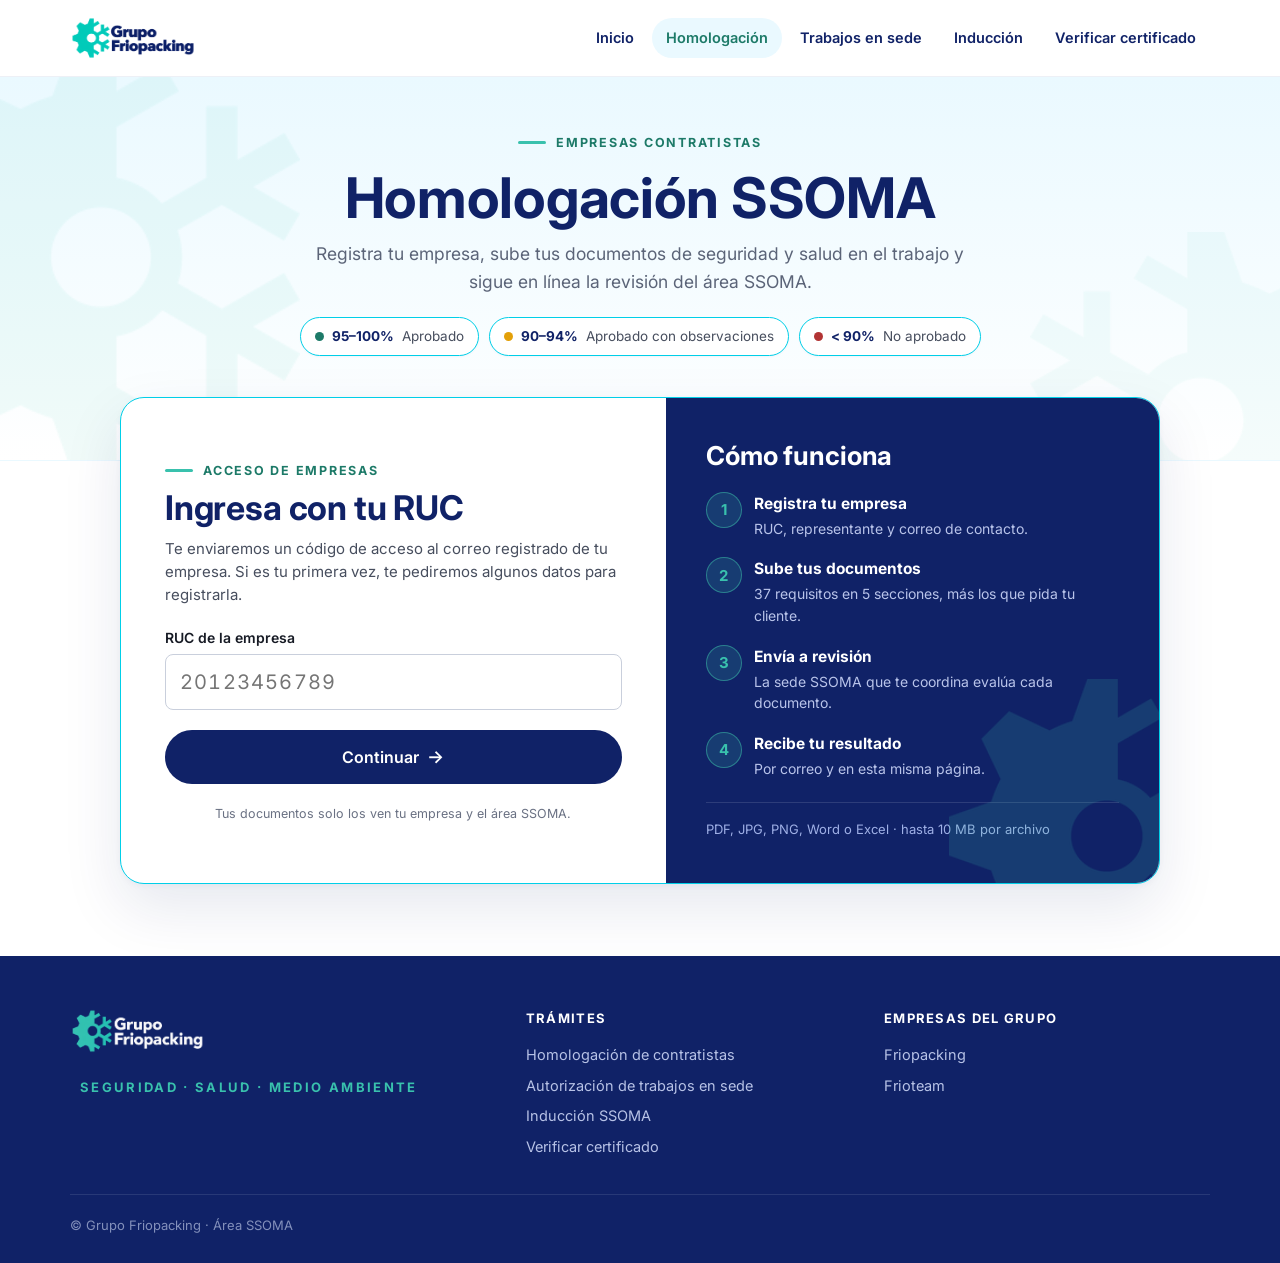
<file: homologacion/index.html>
<!DOCTYPE html>
<html lang="es">
<head>
<meta charset="utf-8">
<meta name="viewport" content="width=device-width, initial-scale=1, viewport-fit=cover">
<title>Friotrack · Homologación de contratistas</title>
<meta name="description" content="Homologación SSOMA de empresas contratistas del Grupo Friopacking.">
<meta name="robots" content="noindex">
<link rel="icon" href="../assets/isotipo-teal.png">
<link rel="preconnect" href="https://fonts.googleapis.com">
<link rel="preconnect" href="https://fonts.gstatic.com" crossorigin>
<link href="https://fonts.googleapis.com/css2?family=Inter:wght@400;500;600;700;800&display=swap" rel="stylesheet">
<link rel="stylesheet" href="../assets/styles.css">
<link rel="stylesheet" href="../assets/sitio.css">
<link rel="stylesheet" href="../assets/homologacion.css">
</head>
<body class="sitio">
<header class="site-h">
  <div class="container">
    <a class="logo" href="../" aria-label="Grupo Friopacking · Inicio"><img src="../assets/logo-friopacking-color.png" alt="Grupo Friopacking"></a>
    <nav class="site-nav" aria-label="Principal"><a href="../">Inicio</a><a href="../homologacion/" aria-current="page">Homologación</a><a href="../autorizacion/">Trabajos en sede</a><a href="../induccion/">Inducción</a><a href="../verificar/">Verificar certificado</a><div class="site-user" id="top-user" hidden><span id="top-razon"></span><button id="salir" type="button">Salir</button></div></nav>
  </div>
</header>

<section class="page-hero">
  <div class="container narrow">
    <span class="kicker">Empresas contratistas</span>
    <h1>Homologación SSOMA</h1>
    <p class="lead">Registra tu empresa, sube tus documentos de seguridad y salud en el trabajo y sigue en línea la revisión del área SSOMA.</p>
    <div class="pills"><span class="pill p-ok"><i></i><b>95–100%</b> Aprobado</span><span class="pill p-obs"><i></i><b>90–94%</b> Aprobado con observaciones</span><span class="pill p-no"><i></i><b>&lt; 90%</b> No aprobado</span></div>
  </div>
</section>

<main class="container mid zona">
  <!-- Ingreso -->
  <div class="card login-split" id="v-ingreso">
    <form class="pane" id="f-ruc" novalidate>
      <div class="pane-head"><span class="kicker">Acceso de empresas</span><h2>Ingresa con tu RUC</h2><p>Te enviaremos un código de acceso al correo registrado de tu empresa. Si es tu primera vez, te pediremos algunos datos para registrarla.</p></div>
      <div class="field"><label for="ruc">RUC de la empresa</label><input class="inp inp-lg" id="ruc" inputmode="numeric" maxlength="11" autocomplete="off" placeholder="20123456789"></div>
      <div class="err" id="ruc-err" role="alert" hidden></div>
      <button class="btn btn-navy btn-block" id="ruc-go" type="submit">Continuar <span class="arrow">→</span></button>
      <p class="hint center">Tus documentos solo los ven tu empresa y el área SSOMA.</p>
    </form>
    <aside class="login-aside">
      <h3>Cómo funciona</h3>
      <ol class="mini-steps">
        <li><b>Registra tu empresa</b><span>RUC, representante y correo de contacto.</span></li>
        <li><b>Sube tus documentos</b><span>37 requisitos en 5 secciones, más los que pida tu cliente.</span></li>
        <li><b>Envía a revisión</b><span>La sede SSOMA que te coordina evalúa cada documento.</span></li>
        <li><b>Recibe tu resultado</b><span>Por correo y en esta misma página.</span></li>
      </ol>
      <p class="aside-note">PDF, JPG, PNG, Word o Excel · hasta 10 MB por archivo</p>
    </aside>
  </div>

  <!-- Registro -->
  <div class="card w-reg" id="v-registro" hidden>
    <form class="pane" id="f-reg" novalidate>
      <div class="pane-head"><h2>Registra tu empresa</h2><p>Estos datos aparecerán en tu lista de verificación. El correo será el que reciba los códigos de acceso y los resultados.</p></div>
      <div class="grid2">
        <div class="field"><label>RUC</label><input class="inp" id="r-ruc" disabled></div>
        <div class="field"><label for="r-razon">Razón social</label><input class="inp" id="r-razon" autocomplete="organization"></div>
        <div class="field"><label for="r-actividad">Actividad o servicio que brinda</label><input class="inp" id="r-actividad" placeholder="Ej. Mantenimiento de cámaras de frío"></div>
        <div class="field"><label for="r-trab">Trabajadores en planilla</label><input class="inp" id="r-trab" inputmode="numeric" maxlength="5"><span class="hint">Define si aplica RISST y Comité (más de 20) o Manual y Supervisor SST (menos de 20).</span></div>
        <div class="field"><label for="r-rep">Representante de la empresa</label><input class="inp" id="r-rep" autocomplete="name"></div>
        <div class="field"><label for="r-cargo">Cargo del representante</label><input class="inp" id="r-cargo"></div>
        <div class="field"><label for="r-correo">Correo de contacto</label><input class="inp" id="r-correo" type="email" autocomplete="email"></div>
        <div class="field"><label for="r-tel">Teléfono</label><input class="inp" id="r-tel" inputmode="tel" autocomplete="tel"></div>
      </div>
      <fieldset class="checks"><legend>¿A qué empresas del grupo brindarás servicio?</legend><div id="r-grupo" class="checkrow"></div></fieldset>
      <fieldset class="checks"><legend>¿En qué sedes trabajarás?</legend><div id="r-sedes" class="checkrow"></div></fieldset>
      <div class="field" id="r-resp-f" hidden><label for="r-resp">Sede que coordinará tu homologación</label><select class="inp" id="r-resp"></select><span class="hint">Esta sede revisará tus documentos. Las demás sedes donde trabajes podrán consultarlos.</span></div>
      <div class="err" id="reg-err" role="alert" hidden></div>
      <div class="actions between"><button class="btn btn-ghost" id="reg-back" type="button">← Atrás</button><button class="btn btn-navy" id="reg-go" type="submit">Registrar y enviar código</button></div>
    </form>
  </div>

  <!-- Código -->
  <div class="card w-cod" id="v-codigo" hidden>
    <form class="pane" id="f-cod" novalidate>
      <div class="pane-head"><h2>Revisa tu correo</h2><p id="cod-msg">Enviamos un código de 6 dígitos a tu correo.</p></div>
      <div class="field"><label for="cod">Código de acceso</label><input class="inp code-inp" id="cod" inputmode="numeric" maxlength="6" autocomplete="one-time-code"></div>
      <div class="err" id="cod-err" role="alert" hidden></div>
      <div class="actions between"><button class="btn btn-ghost" id="cod-back" type="button">← Cambiar RUC</button>
        <div class="actions"><button class="linkbtn" id="cod-re" type="button">Reenviar código</button><button class="btn btn-navy" id="cod-go" type="submit">Ingresar</button></div></div>
    </form>
  </div>

  <!-- Expediente -->
  <div id="v-exp" hidden>
    <div class="card"><div class="pane" id="resumen"></div></div>
    <div class="card" id="venc-card" hidden><div class="pane" id="vencimientos"></div></div>
    <div id="secciones" class="secs"></div>
    <div class="card" id="pers-card" hidden><div class="pane" id="personal"></div></div>
    <div class="card send-bar" id="send-bar" hidden><div class="pane">
      <div class="send-row"><div><b id="send-t"></b><p class="hint" id="send-h"></p></div><button class="btn btn-primary" id="enviar" type="button">Enviar a revisión</button></div>
      <div class="err" id="send-err" role="alert" hidden></div>
    </div></div>
  </div>
</main>
<footer class="site-f">
  <div class="container">
    <div><img src="../assets/logo-friopacking-blanco.png" alt="Grupo Friopacking"><div class="tag">Seguridad · Salud · Medio ambiente</div></div>
    <div><h6>Trámites</h6><a href="../homologacion/">Homologación de contratistas</a><a href="../autorizacion/">Autorización de trabajos en sede</a><a href="../induccion/">Inducción SSOMA</a><a href="../verificar/">Verificar certificado</a></div>
    <div><h6>Empresas del grupo</h6><a href="../induccion/?empresa=friopacking">Friopacking</a><a href="../induccion/?empresa=frioteam">Frioteam</a></div>
    <div class="legal">© Grupo Friopacking · Área SSOMA</div>
  </div>
</footer>
<div class="toast" id="toast" role="status" hidden></div>

<script src="../assets/config.js"></script>
<script src="../assets/api.js"></script>
<script src="../assets/homologacion.js"></script>
</body>
</html>
</file>
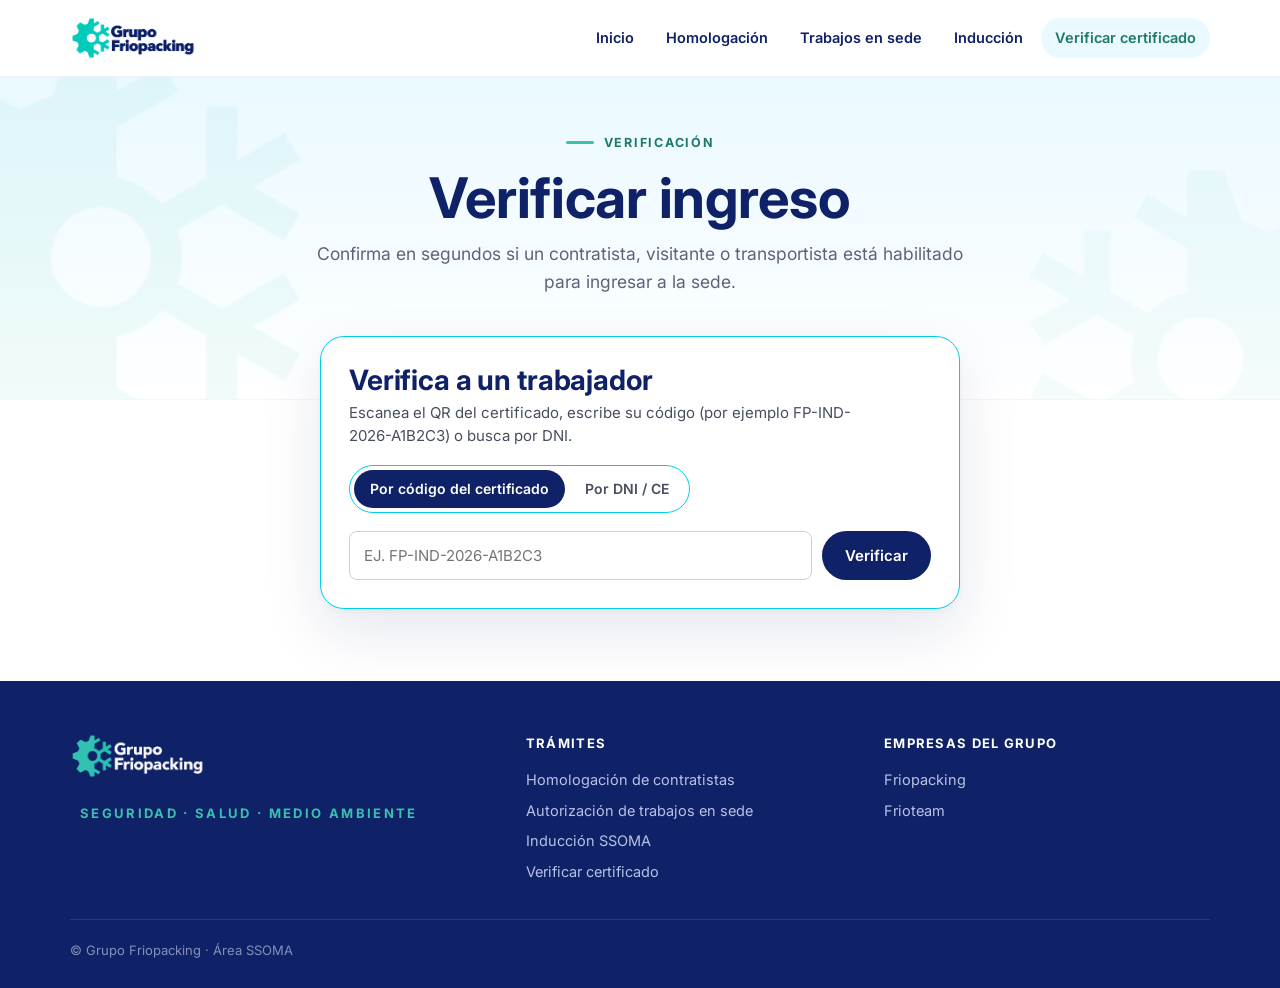
<file: verificar/index.html>
<!DOCTYPE html>
<html lang="es">
<head>
<meta charset="utf-8">
<meta name="viewport" content="width=device-width, initial-scale=1, viewport-fit=cover">
<title>Friotrack · Verificar certificado</title>
<meta name="robots" content="noindex, nofollow">
<link rel="icon" href="../assets/isotipo-teal.png">
<link rel="preconnect" href="https://fonts.googleapis.com">
<link rel="preconnect" href="https://fonts.gstatic.com" crossorigin>
<link href="https://fonts.googleapis.com/css2?family=Inter:wght@400;500;600;700;800&display=swap" rel="stylesheet">
<link rel="stylesheet" href="../assets/styles.css">
<link rel="stylesheet" href="../assets/sitio.css">
<style>
  .verify { max-width: 640px; margin: 0 auto; padding: 28px; display: flex; flex-direction: column; gap: 18px }
  .status { display: flex; align-items: center; gap: 14px }
  .status .ico { flex: none; width: 56px; height: 56px; border-radius: 50%; display: grid; place-items: center; font-size: 30px; font-weight: 700; color: #fff }
  .status.ok .ico { background: var(--ok) } .status.exp .ico { background: var(--warn-mark) } .status.no .ico { background: var(--bad) }
  .status h1 { font-size: 28px; color: var(--navy) }
  .status p { color: var(--fg-2); font-size: 14px }
  .rows { display: grid; grid-template-columns: auto 1fr; gap: 10px 18px; padding: 16px 18px; background: var(--soft); border-radius: var(--r); font-size: 14.5px }
  .rows dt { color: var(--fg-3) } .rows dd { margin: 0; font-weight: 600; min-width: 0; overflow-wrap: anywhere }
  .verify img.lg { height: 34px; width: auto; align-self: flex-start }
  .search { display: flex; gap: 10px; flex-wrap: wrap } .search .inp { flex: 1 1 220px; width: auto; text-transform: uppercase }
  .tabs2 { display: inline-flex; gap: 4px; padding: 4px; border: 1px solid var(--line); border-radius: 999px; align-self: flex-start; flex-wrap: wrap }
  .tabs2 button { border: 0; background: none; padding: 8px 16px; border-radius: 999px; font: inherit; font-weight: 600; font-size: 14px; color: var(--fg-2); cursor: pointer }
  .tabs2 button[aria-selected="true"] { background: var(--navy); color: #fff }
  .ok-t { color: var(--ok) } .bad-t { color: var(--bad) }
  .otra { display: flex; flex-direction: column; gap: 12px; border-top: 1px solid var(--line); padding-top: 14px }
  .otra[open] { display: flex } .otra summary { cursor: pointer; font-weight: 600; color: var(--navy-700) }
</style>
</head>
<body class="sitio">
<header class="site-h">
  <div class="container">
    <a class="logo" href="../" aria-label="Grupo Friopacking · Inicio"><img src="../assets/logo-friopacking-color.png" alt="Grupo Friopacking"></a>
    <nav class="site-nav" aria-label="Principal"><a href="../">Inicio</a><a href="../homologacion/">Homologación</a><a href="../autorizacion/">Trabajos en sede</a><a href="../induccion/">Inducción</a><a href="../verificar/" aria-current="page">Verificar certificado</a></nav>
  </div>
</header>
<section class="page-hero">
  <div class="container narrow">
    <span class="kicker">Verificación</span>
    <h1>Verificar ingreso</h1>
    <p class="lead">Confirma en segundos si un contratista, visitante o transportista está habilitado para ingresar a la sede.</p>
    
  </div>
</section>
<main class="container narrow zona">
  <div class="card verify" id="box" aria-live="polite">
    <div class="loading"><span class="spin"></span>Verificando certificado…</div>
  </div>
</main>
<footer class="site-f">
  <div class="container">
    <div><img src="../assets/logo-friopacking-blanco.png" alt="Grupo Friopacking"><div class="tag">Seguridad · Salud · Medio ambiente</div></div>
    <div><h6>Trámites</h6><a href="../homologacion/">Homologación de contratistas</a><a href="../autorizacion/">Autorización de trabajos en sede</a><a href="../induccion/">Inducción SSOMA</a><a href="../verificar/">Verificar certificado</a></div>
    <div><h6>Empresas del grupo</h6><a href="../induccion/?empresa=friopacking">Friopacking</a><a href="../induccion/?empresa=frioteam">Frioteam</a></div>
    <div class="legal">© Grupo Friopacking · Área SSOMA</div>
  </div>
</footer>
<script src="../assets/config.js"></script>
<script src="../assets/api.js"></script>
<script>
(function () {
  const $ = s => document.querySelector(s), esc = window.fpEsc, fmt = window.fpFecha;
  const EMP = (window.FP_CONFIG || {}).EMPRESAS || [];
  const box = $("#box");
  let modo = "c";
  function buscador(msg) {
    return `${msg || ""}<div class="tabs2" role="tablist"><button type="button" data-m="c" aria-selected="${modo === "c"}">Por código del certificado</button><button type="button" data-m="dni" aria-selected="${modo === "dni"}">Por DNI / CE</button></div>
      <form class="search" id="f"><input class="inp" id="c" placeholder="${modo === "c" ? "Ej. FP-IND-2026-A1B2C3" : "Ej. 45678912"}" aria-label="${modo === "c" ? "Código del certificado" : "DNI o carné de extranjería"}" autocomplete="off" ${modo === "dni" ? 'inputmode="numeric" maxlength="12"' : ""}><button class="btn btn-navy" type="submit">Verificar</button></form>`;
  }
  function enlazar() {
    box.querySelectorAll("[data-m]").forEach(b => b.onclick = () => { modo = b.dataset.m; const f = $("#f"); f.outerHTML = ""; box.querySelector(".tabs2").outerHTML = buscador(); enlazar(); $("#c").focus(); });
    const f = $("#f"); if (f) f.onsubmit = e => { e.preventDefault(); const v = $("#c").value.trim().toUpperCase().replace(/\s/g, modo === "dni" ? "" : " "); if (v) { history.replaceState(null, "", "?" + modo + "=" + encodeURIComponent(v)); verificar(v, modo); } };
  }
  async function verificar(valor, m) {
    modo = m;
    box.innerHTML = `<div class="loading"><span class="spin"></span>Verificando…</div>`;
    let r;
    try { r = await window.fpApi(m === "dni" ? "verificar_dni" : "verificar", m === "dni" ? { dni: valor } : { codigo: valor }); }
    catch (e) { box.innerHTML = `<div class="notice bad"><strong>No se pudo verificar en este momento.</strong><span>Revisa tu conexión e inténtalo de nuevo.</span></div>` + buscador(); enlazar(); return; }
    if (!r || !r.encontrado) {
      box.innerHTML = `<div class="status no"><span class="ico">✕</span><div><h1>${m === "dni" ? "Sin registros" : "Certificado no encontrado"}</h1><p>${m === "dni" ? `No hay inducciones registradas con el documento <b>${esc(valor)}</b>.` : `El código <b>${esc(valor)}</b> no corresponde a ningún certificado emitido.`}</p></div></div>
        <p class="hint">Revisa que esté bien escrito o comunícate con el área SSOMA.</p>` + buscador();
      enlazar(); return;
    }
    const e = EMP.find(x => x.nombre === r.grupo) || {};
    const ok = r.habilitado;
    box.innerHTML = `${e.logoWeb ? `<img class="lg" src="${esc(e.logoWeb)}" alt="${esc(r.grupo)}">` : ""}
      <div class="status ${ok ? "ok" : r.vigente ? "exp" : "no"}"><span class="ico">${ok ? "✓" : "!"}</span><div>
        <h1>${ok ? "Habilitado para ingresar" : "No habilitado"}</h1>
        <p>${ok ? `Puede ingresar hasta el <b>${fmt(r.hasta)}</b>.` : esc((r.motivos || []).join(" · "))}</p></div></div>
      <dl class="rows">
        <dt>Trabajador</dt><dd>${esc(r.nombre)}</dd>
        <dt>Documento</dt><dd>${esc(r.dni)}</dd>
        <dt>Empresa</dt><dd>${esc(r.empresa)}</dd>
        <dt>Tipo de ingreso</dt><dd>${esc(r.tipo || "Contratista")}${r.placa ? " · Placa " + esc(r.placa) : ""}</dd>
        ${r.tipo === "Contratista" || !r.tipo ? `<dt>Cargo</dt><dd>${esc(r.cargo)}</dd>` : ""}
        <dt>Ingresa a</dt><dd>${esc(r.grupo)}${r.sede ? " · Sede " + esc(r.sede) : ""}</dd>
        <dt>Inducción</dt><dd>${r.vigente ? `<span class="ok-t">Vigente</span> hasta ${fmt(r.vence)}` : r.vence ? `<span class="bad-t">Vencida</span> el ${fmt(r.vence)}` : `<span class="bad-t">No aprobada</span>`}</dd>
        ${r.tipo === "Contratista" || !r.tipo ? `<dt>Homologación de la empresa</dt><dd>${r.empresaVence ? (r.empresaVence >= r.hoy ? `Vigente hasta ${fmt(r.empresaVence)}` : `<span class="bad-t">Vencida</span> el ${fmt(r.empresaVence)}`) : "—"}</dd>` : ""}
        ${r.autorizacion ? `<dt>Autorización de trabajo</dt><dd><span class="ok-t">${esc(r.autorizacion.id)}</span> · Sede ${esc(r.autorizacion.sede)} · hasta ${fmt(r.autorizacion.fin)}</dd>` : ""}
        ${r.codigo ? `<dt>Certificado</dt><dd>${esc(r.codigo)} · emitido ${fmt(r.fecha)}</dd>` : ""}
      </dl>
      <p class="hint">Consulta realizada el ${fmt(r.hoy)}. Compara el nombre y el documento con la identificación de la persona. Contratistas: inducción vigente y empresa homologada o trabajo autorizado. Visitantes y transportistas: inducción vigente.</p>
      <details class="otra"><summary>Verificar a otra persona</summary>${buscador()}</details>`;
    enlazar();
  }
  const q = new URLSearchParams(location.search), c = (q.get("c") || "").trim().toUpperCase(), d = (q.get("dni") || "").trim().toUpperCase();
  if (c) verificar(c, "c"); else if (d) verificar(d, "dni");
  else { box.innerHTML = `<div class="pane-head"><h2>Verifica a un trabajador</h2><p>Escanea el QR del certificado, escribe su código (por ejemplo FP-IND-2026-A1B2C3) o busca por DNI.</p></div>` + buscador(); enlazar(); }
})();
</script>
</body>
</html>
</file>
<file: assets/styles.css>
/* Friopacking · Inducción de contratistas
   Layout: banda navy con el hero; la tarjeta de trabajo se superpone al borde inferior del hero. */
:root {
  --navy: #102267; --navy-900: #102267; --navy-700: #007BDF; --navy-200: #aeb6d0;
  --teal: #39C1AD; --teal-600: #39C1AD; --teal-ink: #1d7a68; --teal-100: #EAF9FF;
  --bg: #EAF9FF; --surface: #ffffff; --soft: #EAF9FF; --line: #00CFE8; --line-2: #c9cfdc;
  --fg: #161a24; --fg-2: #474e5e; --fg-3: #6a7183;
  --ok: #1d7a68; --ok-bg: #EAF9FF; --warn: #8a5a00; --warn-bg: #fdf1d2; --warn-mark: #e3a008;
  --bad: #b23434; --bad-bg: #fbe5e5; --mute-bg: #eceef3;
  --font: "Inter", system-ui, -apple-system, "Segoe UI", Roboto, sans-serif;
  --display: "Inter", system-ui, sans-serif;
  --r-sm: 8px; --r: 12px; --r-lg: 18px;
  --shadow: 0 1px 2px rgba(10, 30, 100, .05), 0 12px 32px rgba(10, 30, 100, .10);
}
* { box-sizing: border-box }
html, body { margin: 0 }
body { background: var(--bg); color: var(--fg); font-family: var(--font); font-size: 15px; line-height: 1.55; -webkit-font-smoothing: antialiased }
img { max-width: 100% }
h1, h2, h3 { font-family: var(--display); line-height: 1.08; margin: 0; letter-spacing: -.005em; text-wrap: balance }
p { margin: 0 }
a { color: var(--navy-700) }
button, input, select, textarea { font: inherit; color: inherit }
:focus-visible { outline: 3px solid var(--teal); outline-offset: 2px }
[hidden] { display: none !important }
.wrap { width: 100%; max-width: 980px; margin: 0 auto; padding-left: max(16px, env(safe-area-inset-left, 0px)); padding-right: max(16px, env(safe-area-inset-right, 0px)) }
.wrap-wide { max-width: 1240px }

/* ---------- Barra superior y hero ---------- */
.top { background: var(--navy-900); color: #fff }
.top .wrap { display: flex; align-items: center; justify-content: space-between; gap: 12px; padding-block: 12px; flex-wrap: wrap }
.brand { display: flex; align-items: center; gap: 10px; color: #fff; text-decoration: none }
.brand img { width: 30px; height: 30px }
.brand b { font-family: var(--display); font-size: 21px; font-weight: 700; letter-spacing: .01em }
.brand span { display: block; font-size: 11px; letter-spacing: .1em; text-transform: uppercase; color: #00CFE8; margin-top: 1px }
.brand > div { line-height: 1.1 }

.hero { background: var(--navy); color: #fff; position: relative; overflow: hidden; padding-block: 36px 96px }
.hero::after { content: ""; position: absolute; right: -120px; top: -140px; width: 420px; height: 420px; border-radius: 50%; border: 56px solid rgba(62, 198, 172, .10); pointer-events: none }
.hero .wrap { position: relative; z-index: 1; display: flex; flex-direction: column; gap: 12px }
.eyebrow { font-size: 12px; font-weight: 600; letter-spacing: .12em; text-transform: uppercase; color: var(--teal) }
.hero h1 { font-size: clamp(30px, 6vw, 46px); font-weight: 700; color: #fff; max-width: 18ch }
.hero p { color: #cfd6ee; max-width: 58ch; font-size: 16px }
.chips { display: flex; flex-wrap: wrap; gap: 8px; margin-top: 6px }
.chip { display: inline-flex; align-items: center; gap: 8px; padding: 6px 12px; border-radius: 999px; background: rgba(255, 255, 255, .08); border: 1px solid rgba(255, 255, 255, .14); font-size: 13px; color: #e6eaf7 }
.chip b { color: #fff; font-weight: 600 }

.stage { margin-top: -64px; position: relative; z-index: 2; padding-bottom: 48px }
.card { background: var(--surface); border-radius: var(--r-lg); box-shadow: var(--shadow); border: 1px solid var(--line); overflow: hidden }

/* ---------- Progreso ---------- */
.progress { display: grid; grid-template-columns: repeat(4, 1fr); border-bottom: 1px solid var(--line) }
.progress li { list-style: none; padding: 14px 16px 12px; display: flex; flex-direction: column; gap: 8px; font-size: 13px; color: var(--fg-3); min-width: 0 }
.progress ol { display: contents }
.progress .bar { height: 4px; border-radius: 4px; background: var(--soft) }
.progress li.done .bar { background: var(--navy) }
.progress li.cur .bar { background: var(--teal) }
.progress li.cur { color: var(--fg); font-weight: 600 }
.progress li.done { color: var(--fg-2) }
.progress .lbl { display: flex; gap: 6px; align-items: baseline; white-space: nowrap; overflow: hidden; text-overflow: ellipsis }
.progress .num { font-variant-numeric: tabular-nums; color: var(--fg-3); font-weight: 600 }
@media (max-width: 560px) { .progress li { padding: 12px 8px 10px } .progress .txt { display: none } .progress .lbl { justify-content: center } }

.pane { padding: 28px; display: flex; flex-direction: column; gap: 22px }
@media (max-width: 560px) { .pane { padding: 20px 18px } }
.pane-head { display: flex; flex-direction: column; gap: 6px }
.pane-head h2 { font-size: 28px; color: var(--navy); font-weight: 700 }
.pane-head p { color: var(--fg-2); max-width: 60ch }

/* ---------- Formularios ---------- */
.grid2 { display: grid; grid-template-columns: 1fr 1fr; gap: 16px 18px }
@media (max-width: 640px) { .grid2 { grid-template-columns: 1fr } }
.field { display: flex; flex-direction: column; gap: 6px; min-width: 0 }
.field label { font-weight: 600; font-size: 14px }
.field .opt-tag { font-weight: 400; color: var(--fg-3) }
.hint { font-size: 12.5px; color: var(--fg-3) }
.inp { width: 100%; min-height: 48px; padding: 11px 14px; border: 1.5px solid var(--line-2); border-radius: var(--r-sm); background: #fff; transition: border-color .15s, box-shadow .15s }
.inp:hover { border-color: var(--navy-200) }
.inp:focus { outline: none; border-color: var(--teal); box-shadow: 0 0 0 4px rgba(62, 198, 172, .22) }
.inp.bad { border-color: var(--bad) }
.err { color: var(--bad); font-size: 13.5px }

/* ---------- Botones ---------- */
.actions { display: flex; gap: 10px; flex-wrap: wrap; align-items: center }
.actions.end { justify-content: flex-end }
.actions.between { justify-content: space-between }
.btn { display: inline-flex; align-items: center; justify-content: center; gap: 8px; min-height: 48px; padding: 12px 22px; border-radius: 999px; border: 1.5px solid transparent; font-weight: 600; font-size: 15px; cursor: pointer; text-decoration: none; white-space: nowrap; transition: background .15s, border-color .15s, transform .1s }
.btn:active { transform: translateY(1px) }
.btn-primary { background: var(--teal); color: var(--navy) }
.btn-primary:hover { background: var(--teal-600) }
.btn-navy { background: var(--navy); color: #fff }
.btn-navy:hover { background: var(--navy-700) }
.btn-ghost { background: #fff; border-color: var(--line-2); color: var(--fg) }
.btn-ghost:hover { border-color: var(--navy-200) }
.btn:disabled { background: var(--soft); color: var(--fg-3); border-color: transparent; cursor: not-allowed; transform: none }
.btn-sm { min-height: 36px; padding: 7px 14px; font-size: 13.5px }
.btn .arrow { font-size: 18px; line-height: 1 }

.notice { display: flex; flex-direction: column; gap: 10px; padding: 16px 18px; border-radius: var(--r); background: var(--soft); font-size: 14.5px }
.notice.ok { background: var(--ok-bg) } .notice.warn { background: var(--warn-bg) } .notice.bad { background: var(--bad-bg) }
.notice strong { font-weight: 600 }

/* ---------- Video ---------- */
.player { position: relative; width: 100%; aspect-ratio: 16 / 9; background: var(--navy-900); border-radius: var(--r); overflow: hidden }
.player > div, .player iframe { position: absolute; inset: 0; width: 100%; height: 100%; border: 0 }
.player .empty { position: absolute; inset: 0; display: grid; place-items: center; text-align: center; color: #cfd6ee; padding: 24px }
.watch { display: flex; align-items: center; gap: 14px; flex-wrap: wrap }
.watch .meter { flex: 1 1 200px; height: 8px; border-radius: 8px; background: var(--soft); overflow: hidden }
.watch .meter i { display: block; height: 100%; width: 0; background: var(--teal); transition: width .4s }
.watch .pct { font-variant-numeric: tabular-nums; font-weight: 600; min-width: 4ch; text-align: right }
.watch .msg { font-size: 13.5px; color: var(--fg-2); flex-basis: 100% }
.check { display: flex; gap: 10px; align-items: flex-start; font-size: 14.5px; cursor: pointer }
.check input { width: 20px; height: 20px; margin-top: 1px; accent-color: var(--teal) }

/* ---------- Examen (una pregunta a la vez) ---------- */
.qhead { display: flex; justify-content: space-between; align-items: center; gap: 12px; flex-wrap: wrap }
.qcount { font-size: 13px; font-weight: 600; letter-spacing: .08em; text-transform: uppercase; color: var(--teal-ink) }
.dots { display: flex; gap: 6px; flex-wrap: wrap }
.dot { width: 30px; height: 30px; border-radius: 50%; border: 1.5px solid var(--line-2); background: #fff; font-size: 12px; font-weight: 600; color: var(--fg-3); cursor: pointer; display: grid; place-items: center; padding: 0; font-variant-numeric: tabular-nums }
.dot.answered { background: var(--navy); border-color: var(--navy); color: #fff }
.dot.current { border-color: var(--teal); box-shadow: 0 0 0 3px rgba(62, 198, 172, .3) }
.dot.missing { border-color: var(--bad); color: var(--bad) }
.qtext { font-family: var(--display); font-size: clamp(22px, 3.6vw, 28px); font-weight: 600; color: var(--navy); line-height: 1.2 }
.opts { display: flex; flex-direction: column; gap: 10px }
.option { display: flex; align-items: center; gap: 14px; width: 100%; text-align: left; padding: 14px 16px; border-radius: var(--r); border: 1.5px solid var(--line-2); background: #fff; cursor: pointer; font-size: 15.5px; transition: border-color .15s, background .15s }
.option:hover { border-color: var(--navy-200); background: #fafbfd }
.option .key { flex: none; width: 32px; height: 32px; border-radius: 8px; display: grid; place-items: center; font-weight: 700; background: var(--soft); color: var(--fg-2) }
.option[aria-checked="true"] { border-color: var(--teal); background: var(--teal-100) }
.option[aria-checked="true"] .key { background: var(--navy); color: #fff }

/* ---------- Resultado ---------- */
.result { display: flex; gap: 22px; align-items: center; flex-wrap: wrap }
.ring { --p: 0; width: 132px; height: 132px; border-radius: 50%; flex: none; display: grid; place-items: center; background: conic-gradient(var(--c, var(--teal)) calc(var(--p) * 1%), var(--soft) 0) }
.ring > div { width: 104px; height: 104px; border-radius: 50%; background: #fff; display: grid; place-items: center; text-align: center }
.ring b { font-family: var(--display); font-size: 44px; line-height: 1; color: var(--navy); font-variant-numeric: tabular-nums }
.ring small { display: block; font-size: 12px; color: var(--fg-3) }
.result .txt { display: flex; flex-direction: column; gap: 6px; flex: 1 1 260px }
.result h2 { font-size: 30px; color: var(--navy) }
.result p { color: var(--fg-2) }
.tag { align-self: flex-start; display: inline-block; padding: 3px 10px; border-radius: 999px; font-size: 12px; font-weight: 700; letter-spacing: .06em; text-transform: uppercase }
.tag.ok { background: var(--ok-bg); color: var(--ok) } .tag.bad { background: var(--bad-bg); color: var(--bad) }

.cert { position: relative; border: 1.5px solid var(--navy); border-radius: var(--r); padding: 30px 24px 24px; display: flex; flex-direction: column; align-items: center; gap: 10px; text-align: center; overflow: hidden; background: #fff }
.cert::before { content: ""; position: absolute; inset: 0 0 auto 0; height: 8px; background: linear-gradient(90deg, var(--navy) 0 80%, var(--teal) 80%) }
.cert img { width: 170px }
.cert .ct { font-family: var(--display); font-weight: 700; font-size: 22px; letter-spacing: .06em; color: var(--navy) }
.cert .cn { font-family: var(--display); font-weight: 700; font-size: 26px; color: var(--navy); border-bottom: 1px solid var(--line-2); padding: 0 12px 4px }
.cert p { font-size: 13.5px; color: var(--fg-2); max-width: 56ch }
.cert .meta { display: flex; gap: 28px; flex-wrap: wrap; justify-content: center; font-size: 11.5px; letter-spacing: .06em; text-transform: uppercase; color: var(--fg-3); margin-top: 4px }
.cert .meta b { display: block; font-size: 15px; letter-spacing: 0; text-transform: none; color: var(--fg); font-variant-numeric: tabular-nums }

.loading { display: flex; align-items: center; gap: 10px; color: var(--fg-2) }
.spin { width: 18px; height: 18px; border-radius: 50%; border: 2.5px solid var(--line-2); border-top-color: var(--teal); animation: spin .8s linear infinite }
@keyframes spin { to { transform: rotate(360deg) } }
.foot { color: var(--fg-3); font-size: 12.5px; padding-block: 0 28px }
@media (prefers-reduced-motion: reduce) { * { transition: none !important; animation: none !important } }

/* ---------- Empresa del grupo ---------- */
.companies { border: 0; margin: 0; padding: 0; display: flex; flex-direction: column; gap: 10px; min-width: 0 }
.companies legend { font-family: var(--display); font-size: 22px; font-weight: 700; color: var(--navy); padding: 0; margin-bottom: 10px }
.company-grid { display: grid; grid-template-columns: repeat(auto-fit, minmax(200px, 1fr)); gap: 12px }
.company { position: relative; display: flex; align-items: center; gap: 14px; min-height: 84px; padding: 16px 18px; border: 1.5px solid var(--line-2); border-radius: var(--r); background: #fff; cursor: pointer; text-align: left; width: 100%; transition: border-color .15s, background .15s }
.company:hover { border-color: var(--navy-200) }
.company[aria-checked="true"] { border-color: var(--teal); background: var(--teal-100); box-shadow: 0 0 0 1px var(--teal) inset }
.company .radio { flex: none; width: 22px; height: 22px; border-radius: 50%; border: 2px solid var(--line-2); display: grid; place-items: center; background: #fff }
.company[aria-checked="true"] .radio { border-color: var(--navy) }
.company[aria-checked="true"] .radio::after { content: ""; width: 10px; height: 10px; border-radius: 50%; background: var(--navy) }
.company img { height: 30px; width: auto; max-width: 70% }
.company .wordmark { font-family: var(--display); font-size: 26px; font-weight: 700; color: var(--navy); letter-spacing: .005em }
.companies.bad .company { border-color: var(--bad) }
.pane > .companies + .pane-head { border-top: 1px solid var(--line); padding-top: 22px }

/* Vista previa del certificado sobre el diseño */
.cert-plantilla { position: relative; width: 100%; border-radius: var(--r); overflow: hidden; box-shadow: 0 2px 10px rgba(10, 30, 100, .12); container-type: inline-size }
.cert-plantilla img { display: block; width: 100% }
.cp-f { position: absolute; display: flex; align-items: center; font-weight: 700; color: #0a1e63; font-size: 2.1cqw; white-space: nowrap; overflow: hidden; text-overflow: ellipsis }
.cp-qr { position: absolute; display: grid; place-items: center; font-size: 1.6cqw; font-weight: 700; color: #6a7183 }
a.brand { color: #fff; text-decoration: none }
/* Logo del grupo en la cabecera */
.brand { gap: 14px }
.brand .brand-logo { height: 36px; width: auto; display: block }
.brand .brand-sub { font-size: 11.5px; letter-spacing: .12em; text-transform: uppercase; color: #00CFE8; padding-left: 14px; border-left: 1px solid rgba(255, 255, 255, .22); line-height: 1.3 }
@media (max-width: 480px) { .brand .brand-logo { height: 30px } .brand .brand-sub { display: none } }
.hint.t-ok { color: var(--ok) } .hint.t-warn { color: var(--warn) }
.inp[readonly] { background: var(--soft); color: var(--fg-2) }
/* Tipo de ingreso (inducción) */
.tipo-grid { display: grid; grid-template-columns: repeat(auto-fit, minmax(190px, 1fr)); gap: 12px }
.tipo { display: flex; gap: 12px; align-items: flex-start; padding: 16px; border: 1.5px solid var(--line-2); border-radius: var(--r); background: #fff; cursor: pointer; text-align: left; font: inherit; color: inherit }
.tipo:hover { border-color: var(--navy-200) }
.tipo[aria-checked="true"] { border-color: var(--teal); background: var(--teal-100); box-shadow: 0 0 0 1px var(--teal) inset }
.tipo .ti { flex: none; width: 40px; height: 40px; border-radius: 12px; display: grid; place-items: center; background: var(--soft); color: var(--navy) }
.tipo[aria-checked="true"] .ti { background: #fff }
.tipo b { display: block; font-size: 16px; color: var(--navy) }
.tipo small { display: block; font-size: 13px; color: var(--fg-2); margin-top: 2px; line-height: 1.35 }
</file>
<file: assets/sitio.css>
/* Estructura común del sitio público: cabecera blanca con logo, encabezado claro de página y pie azul.
   Usa los colores del Grupo Friopacking: azul marino #102267 y turquesa #39C1AD. */
:root { --navy-950: #102267; --teal-50: #EAF9FF; --ink-soft: #5b6478; --borde: #00CFE8; --fondo-claro: #EAF9FF }
body.sitio { background: #fff }
.container { width: 100%; max-width: 1180px; margin: 0 auto; padding-left: max(20px, env(safe-area-inset-left, 0px)); padding-right: max(20px, env(safe-area-inset-right, 0px)) }
.container.mid { max-width: 1080px }
.container.narrow { max-width: 880px }

/* Cabecera */
.site-h { position: sticky; top: env(safe-area-inset-top, 0px); z-index: 20; background: rgba(255, 255, 255, .94); backdrop-filter: saturate(1.4) blur(10px); border-bottom: 1px solid #edf0f6 }
.site-h .container { display: flex; align-items: center; justify-content: space-between; gap: 20px; height: 76px }
.site-h .logo { display: flex; align-items: center; flex: none }
.site-h .logo img { height: 44px; width: auto; display: block }
.site-nav { display: flex; align-items: center; gap: 4px; min-width: 0 }
.site-nav a { color: var(--navy); text-decoration: none; font-weight: 600; font-size: 14.5px; padding: 9px 14px; border-radius: 999px; white-space: nowrap }
.site-nav a:hover { background: var(--soft) }
.site-nav a[aria-current="page"] { background: var(--teal-50); color: var(--teal-ink) }
.site-nav a.cta { background: var(--navy); color: #fff; padding: 10px 18px; margin-left: 6px }
.site-nav a.cta:hover { background: var(--navy-700) }
.site-user { display: flex; align-items: center; gap: 12px; padding-left: 14px; margin-left: 6px; border-left: 1px solid var(--borde); min-width: 0 }
.site-user span { font-weight: 600; color: var(--navy); font-size: 14px; max-width: 220px; white-space: nowrap; overflow: hidden; text-overflow: ellipsis }
.site-user button { background: none; border: 1.5px solid var(--line-2); color: var(--fg); border-radius: 999px; padding: 6px 14px; font: inherit; font-size: 13.5px; font-weight: 600; cursor: pointer }
.site-user button:hover { border-color: var(--navy-200) }
@media (max-width: 920px) { .site-nav a:not(.cta) { display: none } .site-h .logo img { height: 38px } }
@media (max-width: 520px) { .site-user span { display: none } }

/* Encabezado de página (claro y centrado) */
.kicker { display: inline-flex; align-items: center; gap: 10px; font-size: 12.5px; font-weight: 700; letter-spacing: .14em; text-transform: uppercase; color: var(--teal-ink) }
.kicker::before { content: ""; width: 28px; height: 3px; border-radius: 3px; background: var(--teal) }
.page-hero { position: relative; overflow: hidden; background: linear-gradient(180deg, var(--fondo-claro) 0%, #fff 100%); border-bottom: 1px solid #EAF9FF }
.page-hero::before { content: ""; position: absolute; left: -120px; top: -40px; width: 420px; aspect-ratio: 270 / 283; background: url("isotipo-teal.png") no-repeat center / contain; opacity: .07; pointer-events: none }
.page-hero::after { content: ""; position: absolute; right: -110px; bottom: -150px; width: 360px; aspect-ratio: 270 / 283; background: url("isotipo-teal.png") no-repeat center / contain; opacity: .05; pointer-events: none; transform: scaleX(-1) }
.page-hero .container { position: relative; z-index: 1; display: flex; flex-direction: column; align-items: center; text-align: center; gap: 14px; padding-block: 56px 104px }
.page-hero h1 { font-family: var(--display); font-weight: 700; color: var(--navy); font-size: clamp(36px, 5.4vw, 56px); line-height: 1; letter-spacing: -.005em; margin: 4px 0 0 }
.page-hero .lead { font-size: 17.5px; color: var(--ink-soft); max-width: 60ch }
.pills { display: flex; gap: 10px; flex-wrap: wrap; justify-content: center; margin-top: 8px }
.pill { display: inline-flex; align-items: center; gap: 8px; padding: 8px 14px; border-radius: 999px; background: #fff; border: 1px solid var(--borde); font-size: 13.5px; color: var(--fg-2); box-shadow: 0 1px 2px rgba(10, 30, 100, .04) }
.pill b { color: var(--navy); font-weight: 700 }
.pill i { width: 9px; height: 9px; border-radius: 50%; background: var(--teal) }
.pill.p-ok i { background: var(--ok) } .pill.p-obs i { background: var(--warn-mark) } .pill.p-no i { background: var(--bad) }
@media (max-width: 560px) { .page-hero .container { padding-block: 40px 84px } }

/* Zona de trabajo que se superpone al encabezado */
.zona { position: relative; z-index: 2; margin-top: -64px; padding-bottom: 72px }
.zona .card { border-radius: 24px; border-color: var(--borde); box-shadow: 0 2px 6px rgba(10, 30, 100, .04), 0 24px 60px rgba(10, 30, 100, .10) }

/* Pie */
.site-f { background: var(--navy-950); color: #b7c2e6 }
.site-f .container { display: grid; grid-template-columns: 1.3fr 1fr 1fr; gap: 32px; padding-block: 52px 28px }
@media (max-width: 760px) { .site-f .container { grid-template-columns: 1fr } }
.site-f img { height: 46px; width: auto }
.site-f h6 { margin: 0 0 12px; color: #fff; font-size: 13px; letter-spacing: .1em; text-transform: uppercase }
.site-f a { color: #b7c2e6; text-decoration: none; display: block; padding: 4px 0; font-size: 14.5px }
.site-f a:hover { color: #fff }
.site-f .tag { margin-top: 14px; font-size: 13px; letter-spacing: .18em; text-transform: uppercase; color: var(--teal) }
.site-f .legal { grid-column: 1 / -1; border-top: 1px solid rgba(255, 255, 255, .1); padding-top: 20px; font-size: 13px; color: #8390bb }
</file>
<file: assets/homologacion.css>
/* Homologación de contratistas */
.hero-sm { padding-block: 30px 90px }
.hero-sm h1 { font-size: clamp(28px, 5vw, 40px) }
a.brand { color: #fff; text-decoration: none }
.top-user { display: flex; align-items: center; gap: 14px; font-size: 13.5px; color: #cfd6ee; min-width: 0 }
.top-user span { white-space: nowrap; overflow: hidden; text-overflow: ellipsis; max-width: 46vw }
.linkbtn-w { background: none; border: 0; padding: 0; color: #cfd6ee; text-decoration: underline; cursor: pointer; font-size: 13px }
.linkbtn-w:hover { color: #fff }
.pane .linkbtn { background: none; border: 0; padding: 0; color: var(--navy-700); text-decoration: underline; cursor: pointer; font-size: 14px }
.code-inp { font-size: 26px; letter-spacing: 10px; font-variant-numeric: tabular-nums; text-align: center }
.checks { border: 0; padding: 0; margin: 0; display: flex; flex-direction: column; gap: 10px }
.checks legend { font-weight: 600; font-size: 14px; padding: 0; margin-bottom: 8px }
.checkrow { display: flex; gap: 10px; flex-wrap: wrap }
.checkrow label { display: inline-flex; align-items: center; gap: 10px; padding: 10px 16px; border: 1.5px solid var(--line-2); border-radius: var(--r); cursor: pointer; font-weight: 600 }
.checkrow label:has(input:checked) { border-color: var(--teal); background: var(--teal-100) }
.checkrow input { width: 18px; height: 18px; accent-color: var(--navy) }
#v-exp { display: flex; flex-direction: column; gap: 16px }
#v-exp[hidden] { display: none !important }

/* Resumen */
.sum { display: grid; grid-template-columns: 1fr auto; gap: 18px; align-items: start }
@media (max-width: 640px) { .sum { grid-template-columns: 1fr } }
.sum h2 { font-size: 26px; color: var(--navy) }
.sum .meta { color: var(--fg-2); font-size: 14px; display: flex; gap: 6px 16px; flex-wrap: wrap }
.score { text-align: right; display: flex; flex-direction: column; align-items: flex-end; gap: 6px }
@media (max-width: 640px) { .score { text-align: left; align-items: flex-start } }
.score b { font-family: var(--display); font-size: 44px; line-height: 1; color: var(--navy); font-variant-numeric: tabular-nums }
.score span { font-size: 12.5px; color: var(--fg-3) }
.st { display: inline-flex; align-items: center; gap: 6px; padding: 4px 12px; border-radius: 999px; font-size: 13px; font-weight: 700; white-space: nowrap }
.st-registrada { background: var(--mute-bg); color: var(--fg-2) }
.st-revision { background: #e6ecfb; color: var(--navy-700) }
.st-aprobado { background: var(--ok-bg); color: var(--ok) }
.st-obs { background: var(--warn-bg); color: var(--warn) }
.st-no { background: var(--bad-bg); color: var(--bad) }
.st-vencido { background: var(--bad-bg); color: var(--bad) }
.prog { display: flex; flex-direction: column; gap: 6px }
.prog .bar { height: 10px; border-radius: 10px; background: var(--soft); overflow: hidden }
.prog .bar i { display: block; height: 100%; background: var(--teal); border-radius: 10px }
.prog .lbl { display: flex; justify-content: space-between; font-size: 13px; color: var(--fg-2); font-variant-numeric: tabular-nums }

/* Secciones e ítems */
.secs { display: flex; flex-direction: column; gap: 16px }
.sec { background: #fff; border: 1px solid var(--line); border-radius: var(--r-lg); overflow: hidden }
.sec-h { display: flex; justify-content: space-between; align-items: center; gap: 12px; padding: 16px 22px; background: #f7f8fb; border-bottom: 1px solid var(--line); cursor: pointer; width: 100%; border-left: 0; border-right: 0; border-top: 0; text-align: left; font: inherit }
.sec-h h3 { font-size: 21px; color: var(--navy) }
.sec-h .n { font-size: 13px; color: var(--fg-2); font-variant-numeric: tabular-nums; white-space: nowrap }
.sec-h .chev { transition: transform .2s; color: var(--fg-3) }
.sec.closed .chev { transform: rotate(-90deg) }
.sec.closed .items { display: none }
.items { list-style: none; margin: 0; padding: 0 }
.it { padding: 16px 22px; border-top: 1px solid var(--line); display: grid; grid-template-columns: 52px minmax(0, 1fr) auto; gap: 6px 14px; align-items: start }
.it:first-child { border-top: 0 }
@media (max-width: 640px) { .it { grid-template-columns: 40px minmax(0, 1fr); padding: 14px 16px } .it .it-st { grid-column: 2 } }
.it .no { font-family: var(--display); font-weight: 700; font-size: 18px; color: var(--teal-ink); font-variant-numeric: tabular-nums }
.it .rq { font-weight: 600 }
.it .doc { font-size: 13.5px; color: var(--fg-2) }
.it .body { display: flex; flex-direction: column; gap: 8px; min-width: 0 }
.chipst { display: inline-block; padding: 3px 10px; border-radius: 999px; font-size: 12px; font-weight: 700; white-space: nowrap }
.c-none { background: var(--mute-bg); color: var(--fg-3) }
.c-up { background: #e6ecfb; color: var(--navy-700) }
.c-ok { background: var(--ok-bg); color: var(--ok) }
.c-no { background: var(--bad-bg); color: var(--bad) }
.c-na { background: var(--mute-bg); color: var(--fg-2) }
.obs { padding: 10px 12px; border-radius: var(--r-sm); background: var(--bad-bg); color: #6b1f1f; font-size: 13.5px }
.obs b { color: var(--bad) }
.files { list-style: none; margin: 0; padding: 0; display: flex; flex-direction: column; gap: 6px }
.files li { display: flex; align-items: center; gap: 10px; padding: 8px 10px; border: 1px solid var(--line); border-radius: var(--r-sm); font-size: 13.5px; min-width: 0 }
.files .fn { flex: 1; min-width: 0; overflow: hidden; text-overflow: ellipsis; white-space: nowrap; font-weight: 500 }
.files .fm { color: var(--fg-3); font-size: 12px; white-space: nowrap }
.files button { background: none; border: 0; color: var(--navy-700); text-decoration: underline; cursor: pointer; font-size: 13px; padding: 0 }
.files button.del { color: var(--bad) }
.up { display: flex; gap: 10px; align-items: center; flex-wrap: wrap }
.up .inp { width: auto; min-height: 38px; padding: 6px 10px }
.up label.vence { display: inline-flex; align-items: center; gap: 8px; font-size: 13px; color: var(--fg-2) }
.upmsg { font-size: 13px; color: var(--fg-2) }
.send-bar { position: sticky; bottom: 12px; z-index: 5 }
.send-row { display: flex; justify-content: space-between; align-items: center; gap: 14px; flex-wrap: wrap }
.toast { position: fixed; right: max(16px, env(safe-area-inset-right, 0px)); bottom: calc(16px + env(safe-area-inset-bottom, 0px)); background: var(--navy); color: #fff; padding: 12px 16px; border-radius: var(--r); box-shadow: var(--shadow); font-size: 14px; max-width: min(380px, calc(100vw - 32px)); z-index: 20 }
.sum .st, .ev-head .st { align-self: flex-start }

/* Acceso: tarjeta dividida y vistas centradas */
.login-split { display: grid; grid-template-columns: 1.05fr .95fr; overflow: hidden }
@media (max-width: 820px) { .login-split { grid-template-columns: 1fr } }
.login-split .pane { padding: 44px 44px 40px; gap: 20px; justify-content: center }
@media (max-width: 560px) { .login-split .pane { padding: 28px 22px } }
.login-split .pane-head { gap: 10px }
.login-split .pane-head h2 { font-size: 34px }
.inp-lg { min-height: 56px; font-size: 20px; letter-spacing: .06em; font-variant-numeric: tabular-nums }
.btn-block { width: 100%; min-height: 54px; font-size: 16px }
.hint.center { text-align: center }
.login-aside { position: relative; overflow: hidden; background: linear-gradient(155deg, var(--navy) 0%, #102267 100%); color: #fff; padding: 44px 40px; display: flex; flex-direction: column; gap: 22px }
.login-aside::after { content: ""; position: absolute; right: -90px; bottom: -110px; width: 300px; aspect-ratio: 270 / 283; background: url("isotipo-teal.png") no-repeat center / contain; opacity: .16; pointer-events: none }
.login-aside h3 { font-size: 26px; color: #fff; position: relative }
.mini-steps { list-style: none; margin: 0; padding: 0; display: flex; flex-direction: column; gap: 18px; counter-reset: p; position: relative }
.mini-steps li { display: grid; grid-template-columns: 34px 1fr; gap: 2px 14px; counter-increment: p }
.mini-steps li::before { content: counter(p); grid-row: span 2; width: 34px; height: 34px; border-radius: 50%; display: grid; place-items: center; background: rgba(62, 198, 172, .16); color: var(--teal); font-weight: 700; font-size: 15px; border: 1px solid rgba(62, 198, 172, .5) }
.mini-steps b { font-size: 15.5px } .mini-steps span { color: #b9c4ea; font-size: 14px }
.aside-note { margin-top: auto; font-size: 13px; color: #9fb0e6; position: relative; padding-top: 16px; border-top: 1px solid rgba(255, 255, 255, .12) }
.w-reg { max-width: 860px; margin: 0 auto }
.w-cod { max-width: 560px; margin: 0 auto }
.w-cod .pane, .w-reg .pane { padding: 36px }
@media (max-width: 560px) { .w-cod .pane, .w-reg .pane { padding: 24px 20px } }
#v-exp .card, .sec { border-radius: 22px; border-color: var(--borde) }

/* Vencimientos, clientes y personal */
.vence-box { display: grid; grid-template-columns: auto 1fr auto; gap: 8px 24px; align-items: center; padding: 14px 18px; border-radius: var(--r); border: 1px solid var(--line); background: #fff; border-left: 5px solid var(--ok) }
.vence-box b { display: block; font-family: var(--display); font-size: 26px; color: var(--navy); line-height: 1.1 }
.vence-box .hint { display: block; font-size: 12px }
.vence-box .vd { font-weight: 700; font-size: 13.5px; padding: 4px 12px; border-radius: 999px; background: var(--ok-bg); color: var(--ok); white-space: nowrap }
.vence-box.v-warn { border-left-color: var(--warn-mark) } .vence-box.v-warn .vd { background: var(--warn-bg); color: var(--warn) }
.vence-box.v-bad { border-left-color: var(--bad) } .vence-box.v-bad .vd { background: var(--bad-bg); color: var(--bad) }
@media (max-width: 640px) { .vence-box { grid-template-columns: 1fr } .vence-box .vd { justify-self: start } }
.t-ok { color: var(--ok) } .t-warn { color: var(--warn) } .t-bad { color: var(--bad) }
.cli-row { display: flex; flex-wrap: wrap; gap: 10px }
.cli { display: inline-flex; align-items: center; gap: 10px; padding: 8px 12px; border: 1px solid var(--line); border-radius: var(--r); font-size: 13.5px; font-weight: 600 }
.sec-cli .sec-h { background: #eefaf6 }
.vlista, .plista { list-style: none; margin: 0; padding: 0; display: flex; flex-direction: column }
.vlista li { display: grid; grid-template-columns: 52px minmax(0, 1fr) auto 150px; gap: 4px 14px; align-items: center; padding: 11px 0; border-top: 1px solid var(--line); font-size: 14px }
.vlista li:first-child, .plista li:first-child { border-top: 0 }
.vlista .no { font-family: var(--display); font-weight: 700; color: var(--teal-ink); font-size: 17px }
.vlista .vf { font-variant-numeric: tabular-nums; font-weight: 600 }
.vlista .vd { font-size: 13px; font-weight: 600; text-align: right; color: var(--fg-3) }
@media (max-width: 640px) { .vlista li { grid-template-columns: 40px minmax(0, 1fr) } .vlista .vf, .vlista .vd { grid-column: 2; text-align: left } }
.plista li { display: flex; justify-content: space-between; gap: 14px; padding: 12px 0; border-top: 1px solid var(--line); flex-wrap: wrap }
.plista li > div:first-child { display: flex; flex-direction: column; min-width: 0 }
.plista .pst { display: flex; flex-direction: column; align-items: flex-end; gap: 4px; max-width: 320px; text-align: right }
@media (max-width: 640px) { .plista .pst { align-items: flex-start; text-align: left } }
.vlista .vd.t-ok { color: var(--ok) } .vlista .vd.t-warn { color: var(--warn) } .vlista .vd.t-bad { color: var(--bad) }

/* Autorización de trabajos en sede */
.stack { display: flex; flex-direction: column; gap: 16px }
.stack[hidden] { display: none !important }
.cual { font-size: 13.5px; color: var(--fg-2); padding: 12px 14px; border-radius: var(--r); background: var(--soft); line-height: 1.5 }
.cual a { color: var(--navy-700); font-weight: 600 }
.ev-back { align-self: flex-start; background: none; border: 0; padding: 0; color: var(--navy-700); font: inherit; font-weight: 600; cursor: pointer }
.nv { display: inline-flex; align-items: center; padding: 3px 10px; border-radius: 999px; font-size: 12px; font-weight: 700; white-space: nowrap }
.nv-bajo { background: var(--ok-bg); color: var(--ok) } .nv-medio { background: var(--warn-bg); color: var(--warn) } .nv-alto { background: var(--bad-bg); color: var(--bad) }
.sol-list { display: grid; grid-template-columns: repeat(auto-fill, minmax(300px, 1fr)); gap: 14px }
.sol { display: flex; flex-direction: column; gap: 10px; padding: 18px 20px; text-align: left; cursor: pointer; font: inherit; color: inherit; border-radius: 20px; border: 1px solid var(--borde); background: #fff; transition: border-color .15s, box-shadow .15s }
.sol:hover { border-color: var(--teal); box-shadow: 0 8px 24px rgba(10, 30, 100, .08) }
.sol-top { display: flex; justify-content: space-between; gap: 10px; align-items: center }
.sol-id { font-family: var(--display); font-weight: 700; color: var(--teal-ink); font-size: 16px; letter-spacing: .02em }
.sol-t { font-size: 16px; color: var(--navy); line-height: 1.35 }
.sol .meta { display: flex; flex-wrap: wrap; gap: 6px 14px; font-size: 13px; color: var(--fg-2); align-items: center }
.empty-box { align-items: center; text-align: center; color: var(--fg-2); padding-block: 36px }
.acts { gap: 14px } .act-g { display: flex; flex-direction: column; gap: 8px }
.act-g .nv { align-self: flex-start }
.acts .checkrow label { font-weight: 500; font-size: 14px; padding: 9px 14px }
.nivel-box { display: flex; align-items: center; gap: 10px; flex-wrap: wrap; padding: 12px 16px; border-radius: var(--r); background: var(--soft); font-weight: 600; font-size: 14px }
.fechas { display: flex; flex-wrap: wrap; gap: 14px 28px; align-items: center; padding: 14px 18px; border: 1px solid var(--line); border-radius: var(--r) }
.fechas b { display: block; font-size: 17px; color: var(--navy) } .fechas .hint { display: block; font-size: 12px }
.fechas .flecha { color: var(--fg-3); font-size: 20px }
.acts-sel { display: flex; flex-wrap: wrap; gap: 6px }
.c-obs { background: var(--warn-bg); color: var(--warn) }
.per-tabla { display: flex; flex-direction: column }
.per-row { display: grid; grid-template-columns: 130px minmax(0, 1.4fr) minmax(0, 1fr) minmax(150px, auto) auto; gap: 8px 12px; align-items: center; padding: 10px 0; border-top: 1px solid var(--line) }
.per-row:first-child { border-top: 0 }
.per-row .inp { min-height: 40px; padding: 8px 10px }
.per-row .pd { font-variant-numeric: tabular-nums; color: var(--fg-2) }
.per-row .pc { color: var(--fg-2); font-size: 13.5px }
.per-row .pe { display: flex; flex-direction: column; gap: 3px; align-items: flex-start }
.per-row .linkbtn.del { color: var(--bad); font-size: 13px }
@media (max-width: 760px) { .per-row { grid-template-columns: 1fr 1fr; } .per-row .pn, .per-row input[data-k="nombre"] { grid-column: 1 / -1; order: -1 } }
.sup-box { display: grid; grid-template-columns: minmax(0, 1.4fr) minmax(0, 1fr) auto; gap: 10px 14px; align-items: end; padding: 14px 16px; border-radius: var(--r); background: var(--soft) }
.sup-box .err { grid-column: 1 / -1 }
@media (max-width: 640px) { .sup-box { grid-template-columns: 1fr } }
</file>
